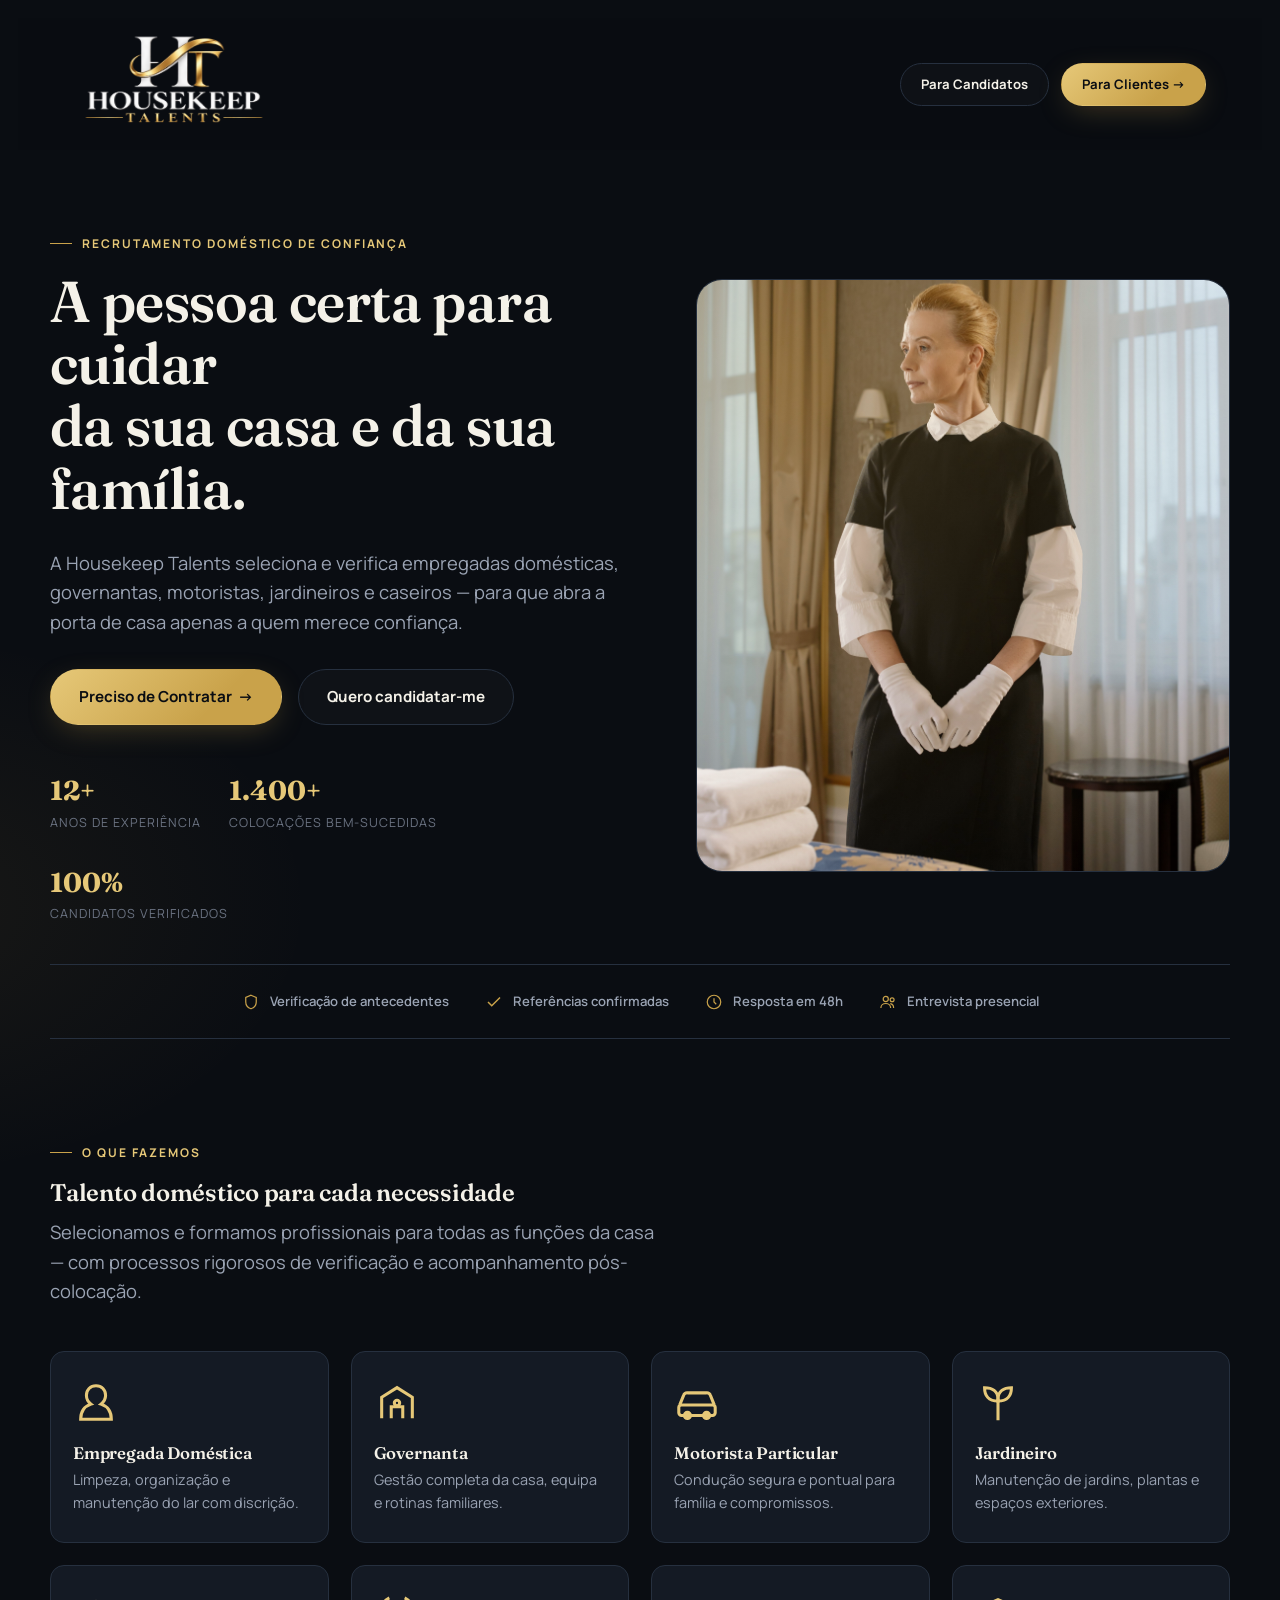
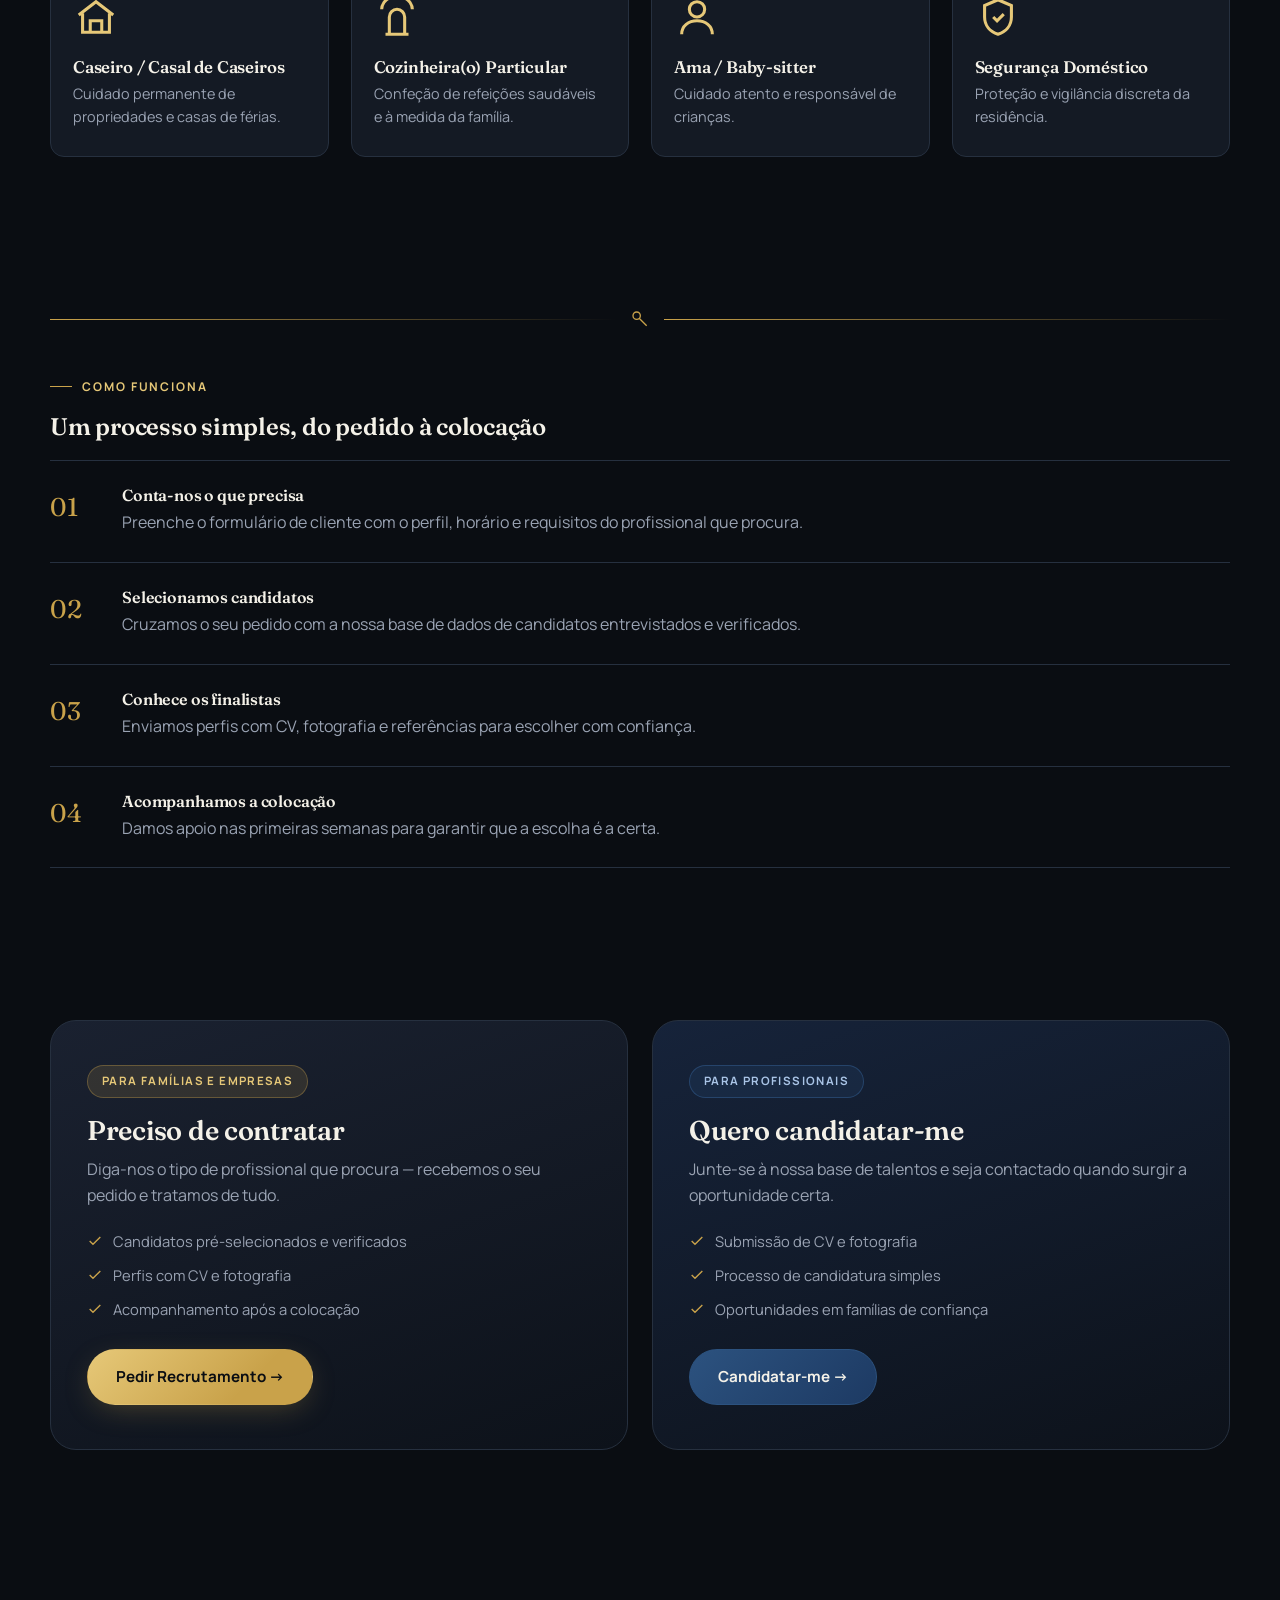
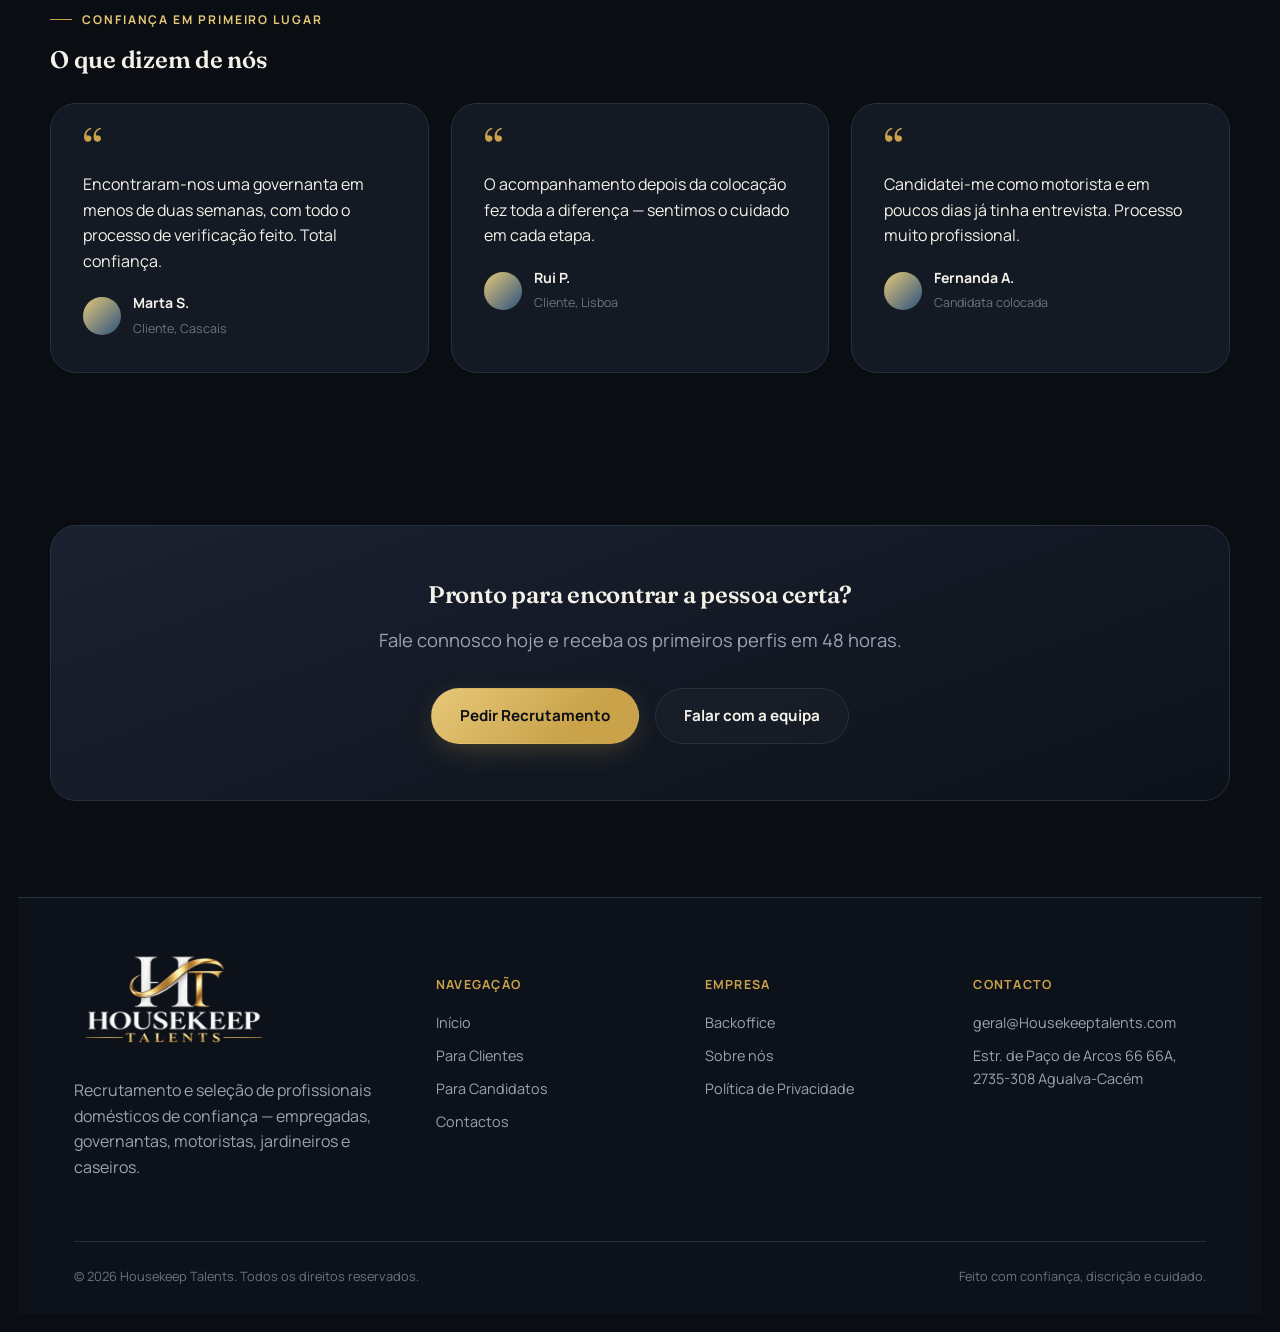
<file: index.html>
<!DOCTYPE html>
<html lang="pt">
<head>
<meta charset="UTF-8">
<meta name="viewport" content="width=device-width, initial-scale=1.0">
<title>Início · Housekeep Talents</title>
<meta name="description" content="Recrutamento e seleção de empregadas domésticas, governantas, motoristas, jardineiros e caseiros.">
<link rel="stylesheet" href="assets/css/style.css">

</head>
<body>

<nav class="nav">
  <div class="nav-inner">
    <a href="index.html" class="brand">
       <img src="assets/images/logo.png" style="width: 200px;height: 100px;">
    </a>
    <div class="nav-links">
       <div class="nav-cta-mobile">
        <a href="candidatos.html" class="btn btn-outline btn-sm nav-btn">Para Candidatos</a>
        <a href="clientes.html" class="btn btn-gold btn-sm nav-btn">Para Clientes</a>
      </div>
    </div>
    <div class="nav-cta desktop-only">
      <a href="candidatos.html" class="btn btn-outline btn-sm nav-btn">Para Candidatos</a>
      <a href="clientes.html" class="btn btn-gold btn-sm nav-btn">Para Clientes →</a>
    </div>
    <button class="nav-toggle" aria-label="Abrir menu" aria-expanded="false">
      <svg width="26" height="26" viewBox="0 0 24 24" fill="none" stroke="currentColor" stroke-width="2"><line x1="3" y1="6" x2="21" y2="6"/><line x1="3" y1="12" x2="21" y2="12"/><line x1="3" y1="18" x2="21" y2="18"/></svg>
    </button>
  </div>
</nav>


<header class="hero container">
  <div class="reveal">
    <div class="eyebrow">Recrutamento doméstico de confiança</div>
    <h1>A pessoa certa para cuidar<br>da sua casa e da sua família.</h1>
    <p class="lede">A Housekeep Talents seleciona e verifica empregadas domésticas, governantas, motoristas, jardineiros e caseiros — para que abra a porta de casa apenas a quem merece confiança.</p>
    <div class="hero-actions">
      <a href="clientes.html" class="btn btn-gold">Preciso de Contratar &nbsp;→</a>
      <a href="candidatos.html" class="btn btn-outline">Quero candidatar-me</a>
    </div>
    <div class="trust-row">
      <div class="trust-item"><strong>12+</strong><span>Anos de experiência</span></div>
      <div class="trust-item"><strong>1.400+</strong><span>Colocações bem-sucedidas</span></div>
      <div class="trust-item"><strong>100%</strong><span>Candidatos verificados</span></div>
    </div>
  </div>
  <div class="key-art reveal">
   <img src="assets/images/housekeeper.jpg">
</header>

<div class="badge-strip container reveal">
  <div class="badge"><svg viewBox="0 0 24 24" fill="none" stroke="currentColor" stroke-width="1.6"><path d="M12 3l7 3v6c0 4.5-3 7.7-7 9-4-1.3-7-4.5-7-9V6z"/></svg> Verificação de antecedentes</div>
  <div class="badge"><svg viewBox="0 0 24 24" fill="none" stroke="currentColor" stroke-width="2"><polyline points="20 6 9 17 4 12"/></svg> Referências confirmadas</div>
  <div class="badge"><svg viewBox="0 0 24 24" fill="none" stroke="currentColor" stroke-width="1.6"><circle cx="12" cy="12" r="9"/><path d="M12 7v5l3 3"/></svg> Resposta em 48h</div>
  <div class="badge"><svg viewBox="0 0 24 24" fill="none" stroke="currentColor" stroke-width="1.6"><circle cx="9" cy="8" r="3.4"/><path d="M2.5 20c0-3.6 2.9-6 6.5-6s6.5 2.4 6.5 6"/><circle cx="17.5" cy="9" r="2.6"/><path d="M15 14.2c2.6.4 4.5 2.3 4.5 5.8"/></svg> Entrevista presencial</div>
</div>

<section class="section container">
  <div class="reveal">
    <div class="eyebrow">O que fazemos</div>
    <h2>Talento doméstico para cada necessidade</h2>
    <p class="lede">Selecionamos e formamos profissionais para todas as funções da casa — com processos rigorosos de verificação e acompanhamento pós-colocação.</p>
  </div>
  <div class="grid grid-4" style="margin-top:44px;">
    
    <div class="role-card reveal">
      <div class="icon"><svg viewBox="0 0 24 24" fill="none" stroke="currentColor" stroke-width="1.6"><path d="M12 3c-3 0-5 2.2-5 5 0 2 1 3.6 2.4 4.6C6.4 13.6 4 16.2 4 20.5h16c0-4.3-2.4-6.9-5.4-7.9C15.9 11.6 17 10 17 8c0-2.8-2-5-5-5z"/></svg></div>
      <h4>Empregada Doméstica</h4>
      <p>Limpeza, organização e manutenção do lar com discrição.</p>
    </div>
    <div class="role-card reveal">
      <div class="icon"><svg viewBox="0 0 24 24" fill="none" stroke="currentColor" stroke-width="1.6"><path d="M4 20V9l8-5 8 5v11"/><path d="M9 20v-6h6v6"/><circle cx="12" cy="12" r="1.4"/></svg></div>
      <h4>Governanta</h4>
      <p>Gestão completa da casa, equipa e rotinas familiares.</p>
    </div>
    <div class="role-card reveal">
      <div class="icon"><svg viewBox="0 0 24 24" fill="none" stroke="currentColor" stroke-width="1.6"><path d="M3 13l2-5a2 2 0 0 1 2-1.3h10a2 2 0 0 1 2 1.3l2 5"/><rect x="2.5" y="13" width="19" height="5.5" rx="1.4"/><circle cx="7" cy="18.5" r="1.6"/><circle cx="17" cy="18.5" r="1.6"/></svg></div>
      <h4>Motorista Particular</h4>
      <p>Condução segura e pontual para família e compromissos.</p>
    </div>
    <div class="role-card reveal">
      <div class="icon"><svg viewBox="0 0 24 24" fill="none" stroke="currentColor" stroke-width="1.6"><path d="M12 21V10"/><path d="M12 10C12 6 9 4 5 4c0 4 2 7 7 7z"/><path d="M12 10c0-4 3-6 7-6 0 4-2 7-7 7z"/></svg></div>
      <h4>Jardineiro</h4>
      <p>Manutenção de jardins, plantas e espaços exteriores.</p>
    </div>
    <div class="role-card reveal">
      <div class="icon"><svg viewBox="0 0 24 24" fill="none" stroke="currentColor" stroke-width="1.6"><path d="M3 11l9-7 9 7"/><path d="M5 10v10h14V10"/><path d="M9 20v-6h6v6"/></svg></div>
      <h4>Caseiro / Casal de Caseiros</h4>
      <p>Cuidado permanente de propriedades e casas de férias.</p>
    </div>
    <div class="role-card reveal">
      <div class="icon"><svg viewBox="0 0 24 24" fill="none" stroke="currentColor" stroke-width="1.6"><path d="M6 21h12"/><path d="M8 21V12a4 4 0 0 1 8 0v9"/><path d="M4 8c0-2.5 1.8-5 4-6M20 8c0-2.5-1.8-5-4-6"/></svg></div>
      <h4>Cozinheira(o) Particular</h4>
      <p>Confeção de refeições saudáveis e à medida da família.</p>
    </div>
    <div class="role-card reveal">
      <div class="icon"><svg viewBox="0 0 24 24" fill="none" stroke="currentColor" stroke-width="1.6"><circle cx="12" cy="8" r="4"/><path d="M4 21c0-4.4 3.6-7 8-7s8 2.6 8 7"/></svg></div>
      <h4>Ama / Baby-sitter</h4>
      <p>Cuidado atento e responsável de crianças.</p>
    </div>
    <div class="role-card reveal">
      <div class="icon"><svg viewBox="0 0 24 24" fill="none" stroke="currentColor" stroke-width="1.6"><path d="M12 3l7 3v6c0 4.5-3 7.7-7 9-4-1.3-7-4.5-7-9V6z"/><path d="M9.5 12l2 2 3.5-3.5"/></svg></div>
      <h4>Segurança Doméstico</h4>
      <p>Proteção e vigilância discreta da residência.</p>
    </div>
  </div>
</section>

<section class="section-tight container">
  <div class="divider-key reveal">
    <span class="line"></span>
    <svg width="20" height="20" viewBox="0 0 24 24" fill="none" stroke="currentColor" stroke-width="1.6"><circle cx="8" cy="8" r="4.4"/><line x1="11" y1="11" x2="20" y2="20"/></svg>
    <span class="line"></span>
  </div>
  <div class="reveal">
    <div class="eyebrow">Como funciona</div>
    <h2>Um processo simples, do pedido à colocação</h2>
  </div>
  <div class="steps" style="margin-top:20px;">
    
    <div class="step reveal">
      <div class="step-num"></div>
      <div>
        <h4 style="margin-bottom:6px;">Conta-nos o que precisa</h4>
        <p style="margin:0;">Preenche o formulário de cliente com o perfil, horário e requisitos do profissional que procura.</p>
      </div>
    </div>
    <div class="step reveal">
      <div class="step-num"></div>
      <div>
        <h4 style="margin-bottom:6px;">Selecionamos candidatos</h4>
        <p style="margin:0;">Cruzamos o seu pedido com a nossa base de dados de candidatos entrevistados e verificados.</p>
      </div>
    </div>
    <div class="step reveal">
      <div class="step-num"></div>
      <div>
        <h4 style="margin-bottom:6px;">Conhece os finalistas</h4>
        <p style="margin:0;">Enviamos perfis com CV, fotografia e referências para escolher com confiança.</p>
      </div>
    </div>
    <div class="step reveal">
      <div class="step-num"></div>
      <div>
        <h4 style="margin-bottom:6px;">Acompanhamos a colocação</h4>
        <p style="margin:0;">Damos apoio nas primeiras semanas para garantir que a escolha é a certa.</p>
      </div>
    </div>
  </div>
</section>

<section class="section container">
  <div class="split-cta">
    <div class="path-card gold-path reveal">
      <span class="tag">Para famílias e empresas</span>
      <h3>Preciso de contratar</h3>
      <p>Diga-nos o tipo de profissional que procura — recebemos o seu pedido e tratamos de tudo.</p>
      <ul>
        <li><svg viewBox="0 0 24 24" fill="none" stroke="currentColor" stroke-width="2"><polyline points="20 6 9 17 4 12"/></svg> Candidatos pré-selecionados e verificados</li>
        <li><svg viewBox="0 0 24 24" fill="none" stroke="currentColor" stroke-width="2"><polyline points="20 6 9 17 4 12"/></svg> Perfis com CV e fotografia</li>
        <li><svg viewBox="0 0 24 24" fill="none" stroke="currentColor" stroke-width="2"><polyline points="20 6 9 17 4 12"/></svg> Acompanhamento após a colocação</li>
      </ul>
      <a href="clientes.html" class="btn btn-gold">Pedir Recrutamento →</a>
    </div>
    <div class="path-card navy-path reveal">
      <span class="tag">Para profissionais</span>
      <h3>Quero candidatar-me</h3>
      <p>Junte-se à nossa base de talentos e seja contactado quando surgir a oportunidade certa.</p>
      <ul>
        <li><svg viewBox="0 0 24 24" fill="none" stroke="currentColor" stroke-width="2"><polyline points="20 6 9 17 4 12"/></svg> Submissão de CV e fotografia</li>
        <li><svg viewBox="0 0 24 24" fill="none" stroke="currentColor" stroke-width="2"><polyline points="20 6 9 17 4 12"/></svg> Processo de candidatura simples</li>
        <li><svg viewBox="0 0 24 24" fill="none" stroke="currentColor" stroke-width="2"><polyline points="20 6 9 17 4 12"/></svg> Oportunidades em famílias de confiança</li>
      </ul>
      <a href="candidatos.html" class="btn btn-navy">Candidatar-me →</a>
    </div>
  </div>
</section>

<section class="section-tight container">
  <div class="reveal">
    <div class="eyebrow">Confiança em primeiro lugar</div>
    <h2>O que dizem de nós</h2>
  </div>
  <div class="grid grid-3" style="margin-top:30px;">
    
    <div class="testi-card reveal">
      <span class="quote-mark">“</span>
      <p>Encontraram-nos uma governanta em menos de duas semanas, com todo o processo de verificação feito. Total confiança.</p>
      <div class="testi-who"><div class="dot"></div><div><strong>Marta S.</strong><span>Cliente, Cascais</span></div></div>
    </div>
    <div class="testi-card reveal">
      <span class="quote-mark">“</span>
      <p>O acompanhamento depois da colocação fez toda a diferença — sentimos o cuidado em cada etapa.</p>
      <div class="testi-who"><div class="dot"></div><div><strong>Rui P.</strong><span>Cliente, Lisboa</span></div></div>
    </div>
    <div class="testi-card reveal">
      <span class="quote-mark">“</span>
      <p>Candidatei-me como motorista e em poucos dias já tinha entrevista. Processo muito profissional.</p>
      <div class="testi-who"><div class="dot"></div><div><strong>Fernanda A.</strong><span>Candidata colocada</span></div></div>
    </div>
  </div>
</section>

<section class="section container">
  <div class="path-card gold-path reveal" style="text-align:center; padding:56px 32px;">
    <h2 style="max-width:46ch; margin:0 auto 18px;">Pronto para encontrar a pessoa certa?</h2>
    <p class="lede" style="margin:0 auto 28px;">Fale connosco hoje e receba os primeiros perfis em 48 horas.</p>
    <div class="hero-actions" style="justify-content:center;">
      <a href="clientes.html" class="btn btn-gold">Pedir Recrutamento</a>
      <a href="contactos.html" class="btn btn-outline">Falar com a equipa</a>
    </div>
  </div>
</section>


<footer>
  <div class="container">
    <div class="footer-grid">
      <div>
        <div class="brand" style="margin-bottom:14px;">
		<a href="index.html" class="brand">
			<img src="assets/images/logo.png" style="width: 200px;height: 100px;">
		</a>
        </div>
        <p style="max-width:32ch;">Recrutamento e seleção de profissionais domésticos de confiança — empregadas, governantas, motoristas, jardineiros e caseiros.</p>
      </div>
      <div>
        <h5>Navegação</h5>
        <a href="index.html">Início</a>
        <a href="clientes.html">Para Clientes</a>
        <a href="candidatos.html">Para Candidatos</a>
        <a href="contactos.html">Contactos</a>
      </div>
      <div>
        <h5>Empresa</h5>
        <a href="https://lemon-coast-0a1bb9f10.7.azurestaticapps.net/">Backoffice</a>
        <a href="contactos.html">Sobre nós</a>
        <a href="contactos.html">Política de Privacidade</a>
      </div>
      <div>
        <h5>Contacto</h5>
        <a href="mailto:geral@Housekeeptalents.com">geral@Housekeeptalents.com</a>
        <a href="#">Estr. de Paço de Arcos 66 66A, 2735-308 Agualva-Cacém</a>
      </div>
    </div>
    <div class="footer-bottom">
      <span>© 2026 Housekeep Talents. Todos os direitos reservados.</span>
      <span>Feito com confiança, discrição e cuidado.</span>
    </div>
  </div>
</footer>

<script src="assets/js/main.js"></script>
</body>
</html>
</file>
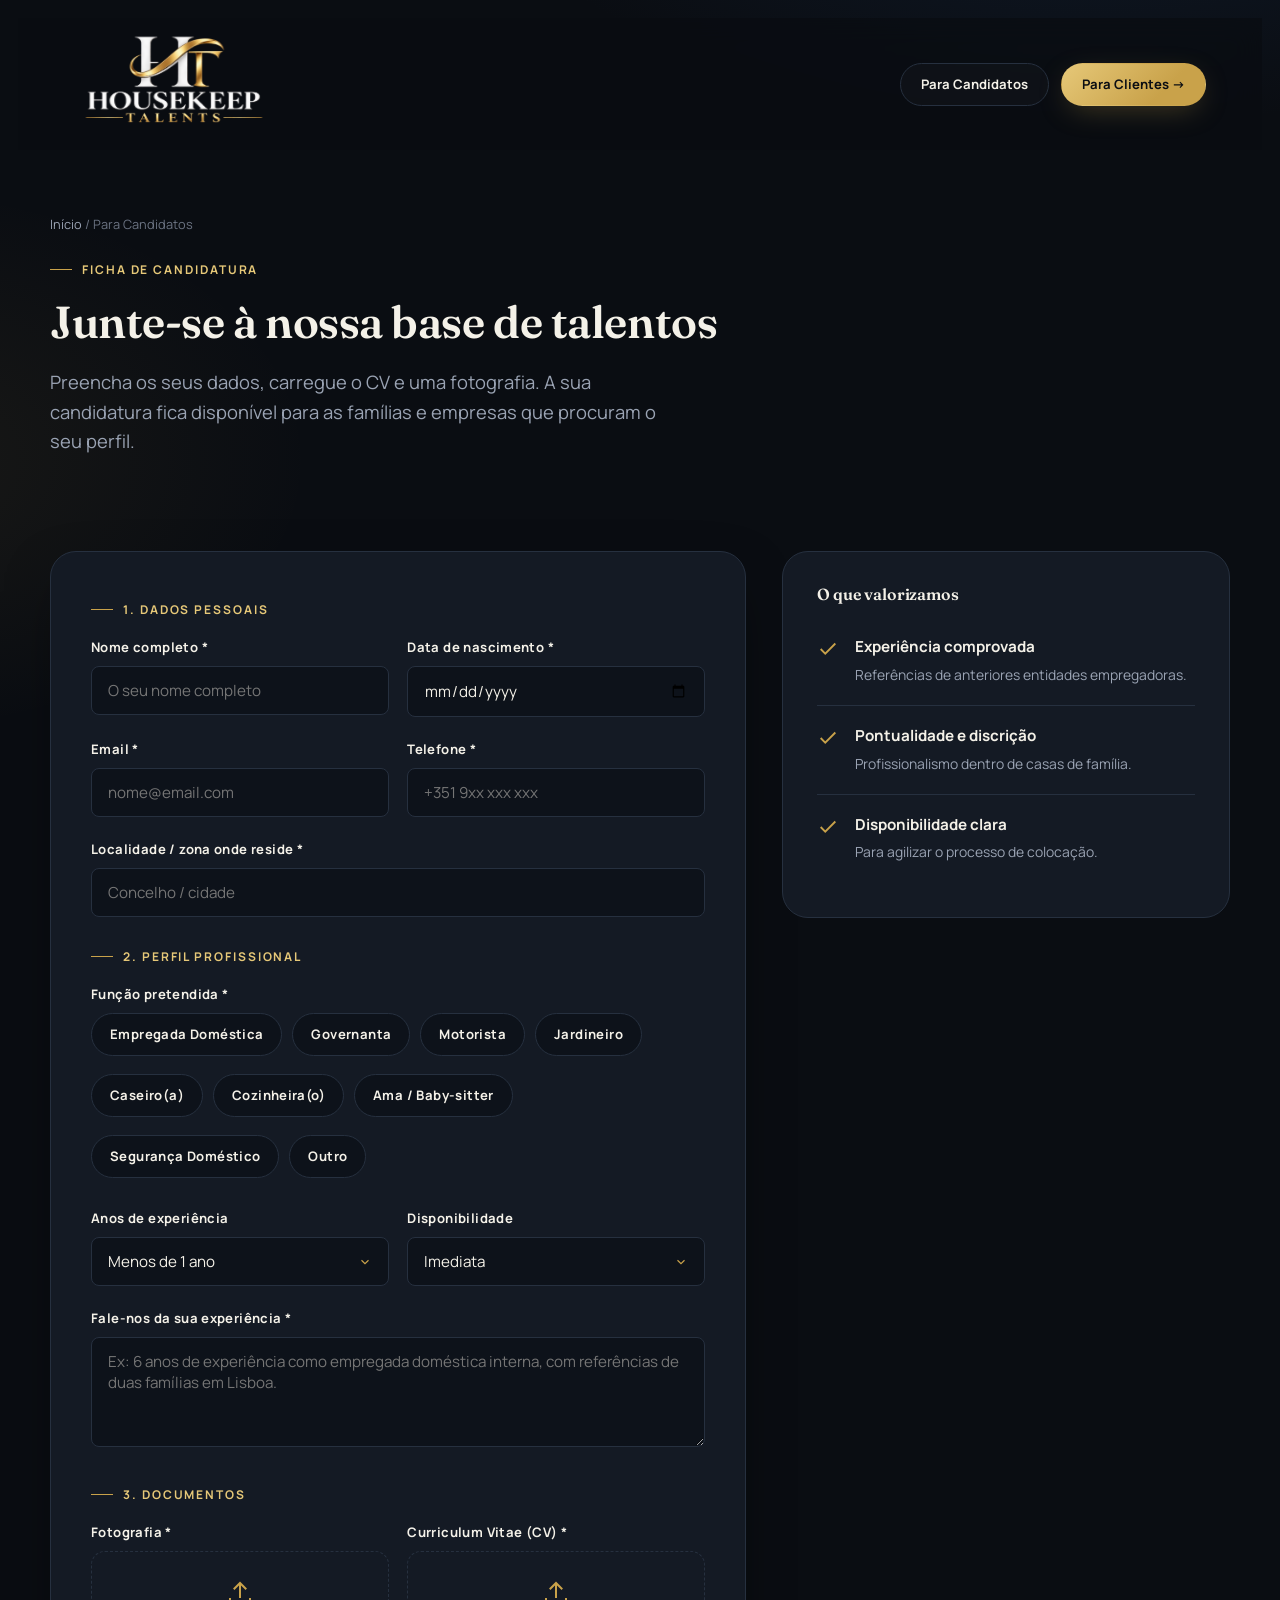
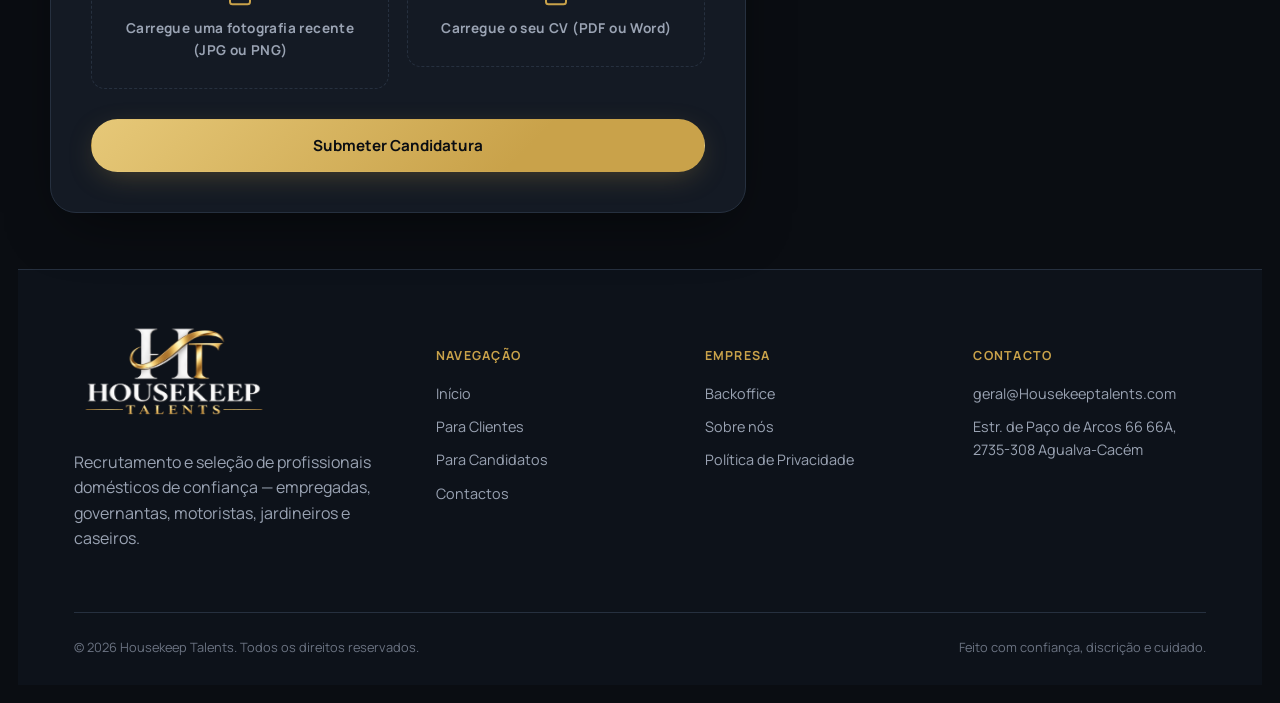
<file: candidatos.html>
<!DOCTYPE html>
<html lang="pt">
<head>
<meta charset="UTF-8">
<meta name="viewport" content="width=device-width, initial-scale=1.0">
<title>Para Candidatos · Housekeep Talents</title>
<meta name="description" content="Candidate-se para trabalhar como empregada doméstica, governanta, motorista, jardineiro ou caseiro.">
<link rel="stylesheet" href="assets/css/style.css">

</head>
<body>

<nav class="nav">
  <div class="nav-inner">
    <a href="index.html" class="brand">
       <img src="assets/images/logo.png" style="width: 200px;height: 100px;">
    </a>
    <div class="nav-links">
       <div class="nav-cta-mobile">
        <a href="candidatos.html" class="btn btn-outline btn-sm nav-btn">Para Candidatos</a>
        <a href="clientes.html" class="btn btn-gold btn-sm nav-btn">Para Clientes</a>
      </div>
    </div>
    <div class="nav-cta desktop-only">
      <a href="candidatos.html" class="btn btn-outline btn-sm nav-btn">Para Candidatos</a>
      <a href="clientes.html" class="btn btn-gold btn-sm nav-btn">Para Clientes →</a>
    </div>
    <button class="nav-toggle" aria-label="Abrir menu" aria-expanded="false">
      <svg width="26" height="26" viewBox="0 0 24 24" fill="none" stroke="currentColor" stroke-width="2"><line x1="3" y1="6" x2="21" y2="6"/><line x1="3" y1="12" x2="21" y2="12"/><line x1="3" y1="18" x2="21" y2="18"/></svg>
    </button>
  </div>
</nav>


<div class="container page-hero reveal">
  <div class="crumbs"><a href="index.html">Início</a> / Para Candidatos</div>
  <div class="eyebrow">Ficha de candidatura</div>
  <h1>Junte-se à nossa base de talentos</h1>
  <p class="lede">Preencha os seus dados, carregue o CV e uma fotografia. A sua candidatura fica disponível para as famílias e empresas que procuram o seu perfil.</p>
</div>

<section class="section-tight container">
  <div class="grid grid_Clients">
    <div class="form-shell reveal">
      <form id="form-candidato">
        <div class="eyebrow">1. Dados pessoais</div>
        <div class="row-2">
          <div class="field">
            <label for="a-nome">Nome completo *</label>
            <input type="text" id="a-nome" required placeholder="O seu nome completo">
          </div>
          <div class="field">
            <label for="a-nasc">Data de nascimento *</label>
            <input type="date" id="a-nasc" required>
          </div>
        </div>
        <div class="row-2">
          <div class="field">
            <label for="a-email">Email *</label>
            <input type="email" id="a-email" required placeholder="nome@email.com">
          </div>
          <div class="field">
            <label for="a-tel">Telefone *</label>
            <input type="tel" id="a-tel" required placeholder="+351 9xx xxx xxx">
          </div>
        </div>
        <div class="field">
          <label for="a-morada">Localidade / zona onde reside *</label>
          <input type="text" id="a-morada" required placeholder="Concelho / cidade">
        </div>

        <div class="eyebrow" style="margin-top:8px;">2. Perfil profissional</div>
        <div class="field">
          <label>Função pretendida *</label>
          <div class="chip-select" id="a-tipo">
            <label class="chip"><input type="radio" name="tipoA" value="Empregada Doméstica">Empregada Doméstica</label><label class="chip"><input type="radio" name="tipoA" value="Governanta">Governanta</label><label class="chip"><input type="radio" name="tipoA" value="Motorista">Motorista</label><label class="chip"><input type="radio" name="tipoA" value="Jardineiro">Jardineiro</label><label class="chip"><input type="radio" name="tipoA" value="Caseiro(a)">Caseiro(a)</label><label class="chip"><input type="radio" name="tipoA" value="Cozinheira(o)">Cozinheira(o)</label><label class="chip"><input type="radio" name="tipoA" value="Ama / Baby-sitter">Ama / Baby-sitter</label><label class="chip"><input type="radio" name="tipoA" value="Segurança Doméstico">Segurança Doméstico</label><label class="chip"><input type="radio" name="tipoA" value="Outro">Outro</label>
          </div>
        </div>
        <div class="row-2">
          <div class="field">
            <label for="a-exp">Anos de experiência</label>
            <select id="a-exp">
              <option>Menos de 1 ano</option>
              <option>1 a 3 anos</option>
              <option>3 a 5 anos</option>
              <option>Mais de 5 anos</option>
            </select>
          </div>
          <div class="field">
            <label for="a-disp">Disponibilidade</label>
            <select id="a-disp">
              <option>Imediata</option>
              <option>Até 2 semanas</option>
              <option>Até 1 mês</option>
              <option>A combinar</option>
            </select>
          </div>
        </div>
        <div class="field">
          <label for="a-sobre">Fale-nos da sua experiência *</label>
          <textarea id="a-sobre" required placeholder="Ex: 6 anos de experiência como empregada doméstica interna, com referências de duas famílias em Lisboa."></textarea>
        </div>

        <div class="eyebrow" style="margin-top:8px;">3. Documentos</div>
        <div class="row-2">
          <div class="field">
            <label>Fotografia *</label>
            <label class="upload-box">
              <div class="u-icon"><svg viewBox="0 0 24 24" fill="none" stroke="currentColor" stroke-width="1.6"><path d="M12 16V4"/><path d="M7 9l5-5 5 5"/><path d="M4 16v3a2 2 0 0 0 2 2h12a2 2 0 0 0 2-2v-3"/></svg></div>
              <div class="u-text">Carregue uma fotografia recente (JPG ou PNG)</div>
              <div class="u-filename"></div>
              <input type="file" id="a-foto" accept="image/*" required>
            </label>
            <div class="upload-preview"><img alt="Pré-visualização"></div>
          </div>
          <div class="field">
            <label>Curriculum Vitae (CV) *</label>
            <label class="upload-box">
              <div class="u-icon"><svg viewBox="0 0 24 24" fill="none" stroke="currentColor" stroke-width="1.6"><path d="M12 16V4"/><path d="M7 9l5-5 5 5"/><path d="M4 16v3a2 2 0 0 0 2 2h12a2 2 0 0 0 2-2v-3"/></svg></div>
              <div class="u-text">Carregue o seu CV (PDF ou Word)</div>
              <div class="u-filename"></div>
              <input type="file" id="a-cv" accept=".pdf,.doc,.docx" required>
            </label>
          </div>
        </div>

        <button type="submit" class="btn btn-gold btn-block">Submeter Candidatura</button>
        <div class="form-msg" id="a-msg"></div>
      </form>
    </div>

    <aside class="reveal">
      <div class="contact-info-card">
        <h4 style="margin-bottom:14px;">O que valorizamos</h4>
        <div class="contact-row"><span class="icn"><svg viewBox="0 0 24 24" fill="none" stroke="currentColor" stroke-width="2"><polyline points="20 6 9 17 4 12"/></svg></span><div><strong>Experiência comprovada</strong><span>Referências de anteriores entidades empregadoras.</span></div></div>
        <div class="contact-row"><span class="icn"><svg viewBox="0 0 24 24" fill="none" stroke="currentColor" stroke-width="2"><polyline points="20 6 9 17 4 12"/></svg></span><div><strong>Pontualidade e discrição</strong><span>Profissionalismo dentro de casas de família.</span></div></div>
        <div class="contact-row"><span class="icn"><svg viewBox="0 0 24 24" fill="none" stroke="currentColor" stroke-width="2"><polyline points="20 6 9 17 4 12"/></svg></span><div><strong>Disponibilidade clara</strong><span>Para agilizar o processo de colocação.</span></div></div>
      </div>
    </aside>
  </div>
</section>

<script>
document.getElementById('form-candidato').addEventListener('submit', async function(e){
  e.preventDefault();
  const tipoEl = document.querySelector('#a-tipo input[name=tipoA]:checked');
  const foto = await hkFileToDataURL(document.getElementById('a-foto').files[0]);
  const cv = await hkFileToDataURL(document.getElementById('a-cv').files[0]);
  const record = {
    nome: document.getElementById('a-nome').value,
    nascimento: document.getElementById('a-nasc').value,
    email: document.getElementById('a-email').value,
    telefone: document.getElementById('a-tel').value,
    localidade: document.getElementById('a-morada').value,
    funcao: tipoEl ? tipoEl.value : '',
    experiencia: document.getElementById('a-exp').value,
    disponibilidade: document.getElementById('a-disp').value,
    sobre: document.getElementById('a-sobre').value,
    foto: foto,
    cv: cv,
  };
  const form = this;
  const msg = document.getElementById('a-msg');
  try {
    await hkSendFormEmail('candidato', record);
    hkSaveRecord('candidatos', record);
    msg.className = 'form-msg ok';
    msg.textContent = 'Candidatura submetida com sucesso! Entraremos em contacto assim que surgir uma oportunidade compatível.';
    form.reset();
    document.querySelectorAll('#a-tipo .chip').forEach(c => c.classList.remove('checked'));
    document.querySelectorAll('.upload-preview').forEach(p => p.style.display = 'none');
    document.querySelectorAll('.u-filename').forEach(f => f.style.display = 'none');
  } catch (err) {
    msg.className = 'form-msg err';
    msg.textContent = 'Não foi possível submeter a candidatura. Por favor tente novamente.';
    console.error(err);
  }
});
</script>


<footer>
  <div class="container">
    <div class="footer-grid">
      <div>
        <div class="brand" style="margin-bottom:14px;">
		<a href="index.html" class="brand">
			<img src="assets/images/logo.png" style="width: 200px;height: 100px;">
		</a>
        </div>
        <p style="max-width:32ch;">Recrutamento e seleção de profissionais domésticos de confiança — empregadas, governantas, motoristas, jardineiros e caseiros.</p>
      </div>
      <div>
        <h5>Navegação</h5>
        <a href="index.html">Início</a>
        <a href="clientes.html">Para Clientes</a>
        <a href="candidatos.html">Para Candidatos</a>
        <a href="contactos.html">Contactos</a>
      </div>
      <div>
        <h5>Empresa</h5>
        <a href="https://lemon-coast-0a1bb9f10.7.azurestaticapps.net/">Backoffice</a>
        <a href="contactos.html">Sobre nós</a>
        <a href="contactos.html">Política de Privacidade</a>
      </div>
      <div>
        <h5>Contacto</h5>
        <a href="mailto:geral@Housekeeptalents.com">geral@Housekeeptalents.com</a>
        <a href="#">Estr. de Paço de Arcos 66 66A, 2735-308 Agualva-Cacém</a>
      </div>
    </div>
    <div class="footer-bottom">
      <span>© 2026 Housekeep Talents. Todos os direitos reservados.</span>
      <span>Feito com confiança, discrição e cuidado.</span>
    </div>
  </div>
</footer>

<script src="assets/js/main.js"></script>
</body>
</html>
</file>
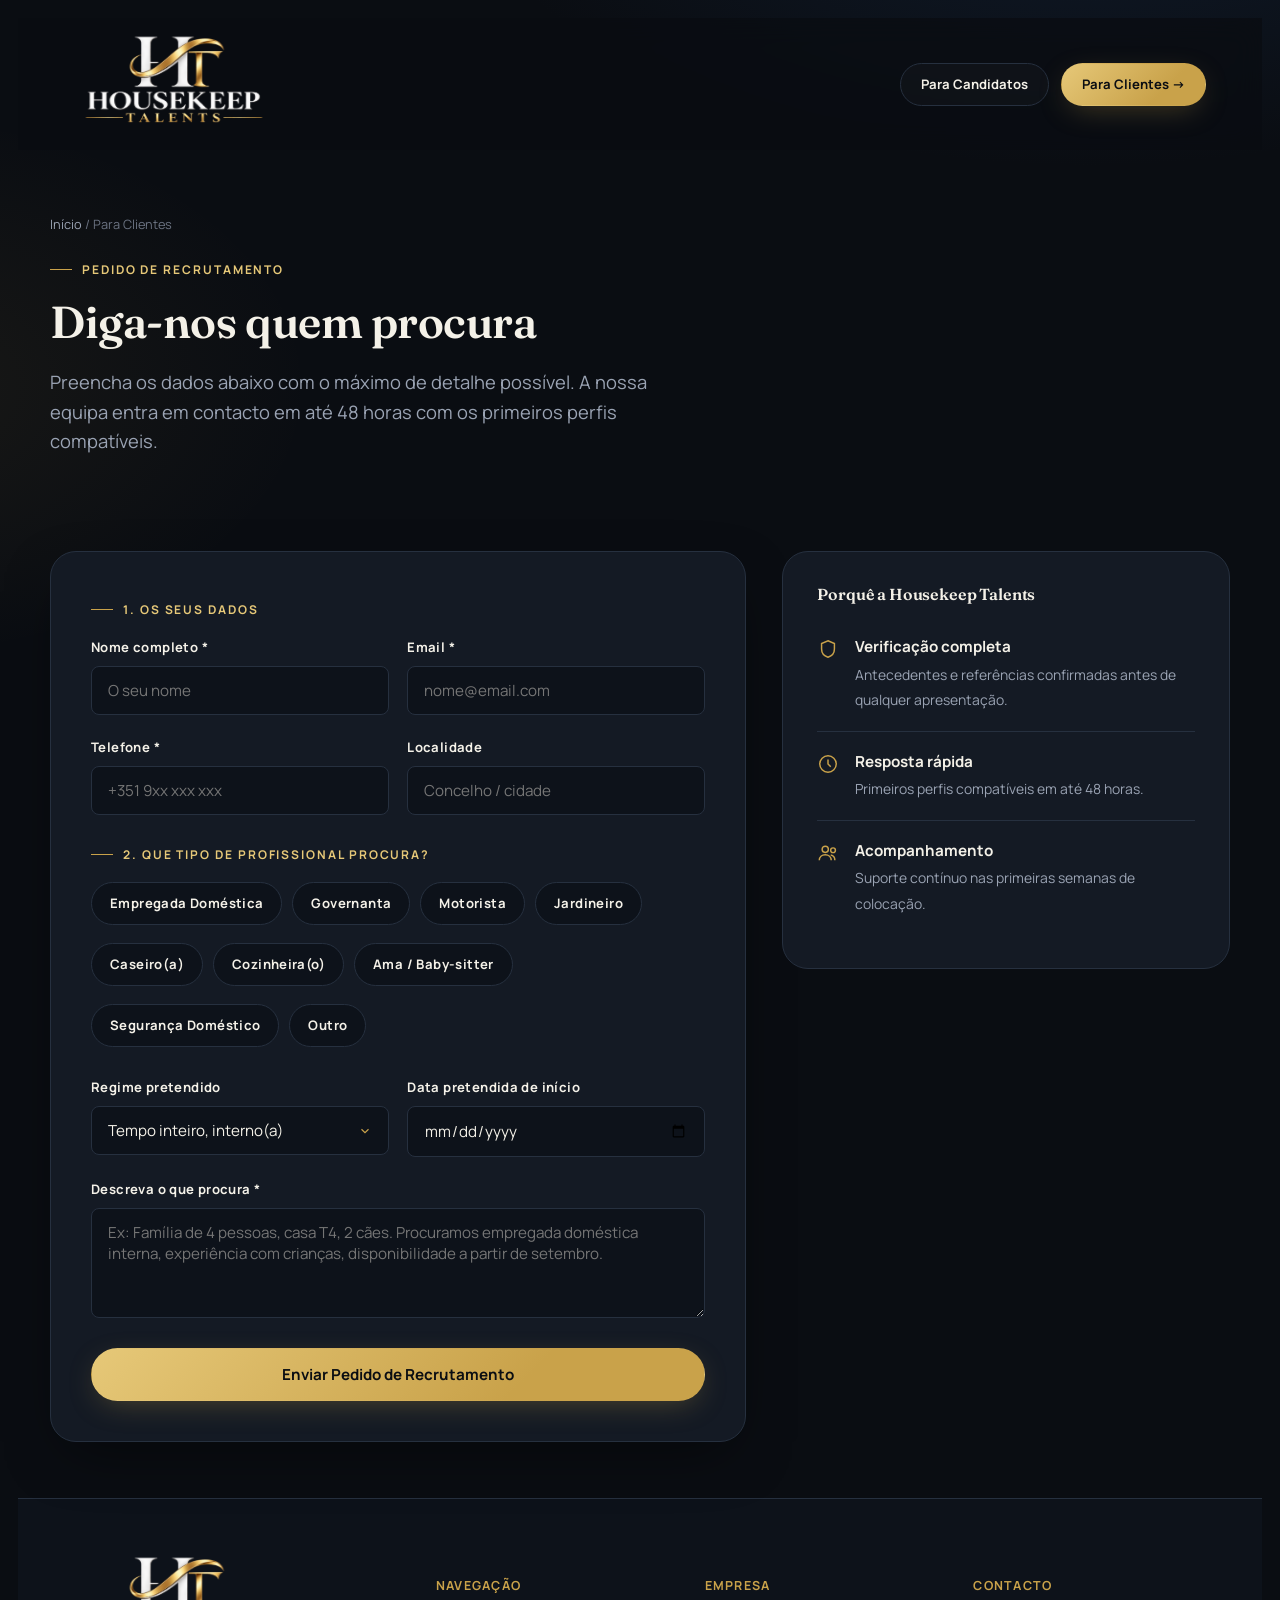
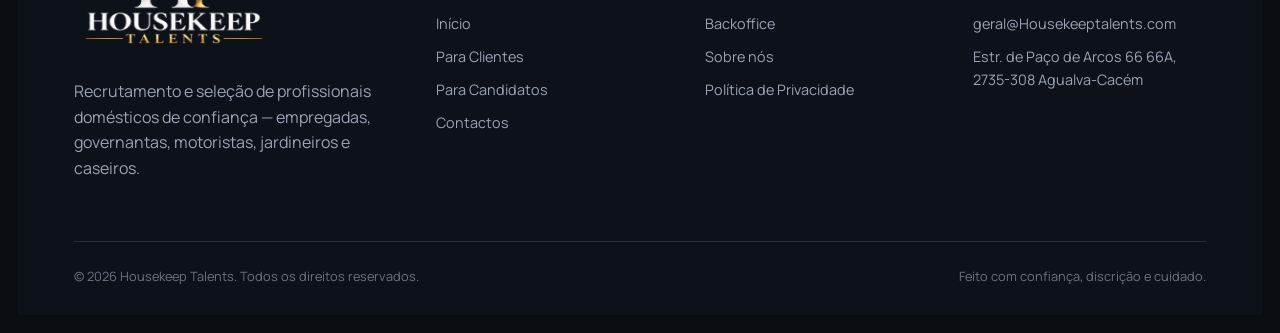
<file: clientes.html>
<!DOCTYPE html>
<html lang="pt">
<head>
<meta charset="UTF-8">
<meta name="viewport" content="width=device-width, initial-scale=1.0">
<title>Para Clientes · Housekeep Talents</title>
<meta name="description" content="Peça o recrutamento de empregadas domésticas, governantas, motoristas, jardineiros ou caseiros.">
<link rel="stylesheet" href="assets/css/style.css">

</head>
<body>

<nav class="nav">
  <div class="nav-inner">
    <a href="index.html" class="brand">
       <img src="assets/images/logo.png" style="width: 200px;height: 100px;">
    </a>
    <div class="nav-links">
       <div class="nav-cta-mobile">
        <a href="candidatos.html" class="btn btn-outline btn-sm nav-btn">Para Candidatos</a>
        <a href="clientes.html" class="btn btn-gold btn-sm nav-btn">Para Clientes</a>
      </div>
    </div>
    <div class="nav-cta desktop-only">
      <a href="candidatos.html" class="btn btn-outline btn-sm nav-btn">Para Candidatos</a>
      <a href="clientes.html" class="btn btn-gold btn-sm nav-btn">Para Clientes →</a>
    </div>
    <button class="nav-toggle" aria-label="Abrir menu" aria-expanded="false">
      <svg width="26" height="26" viewBox="0 0 24 24" fill="none" stroke="currentColor" stroke-width="2"><line x1="3" y1="6" x2="21" y2="6"/><line x1="3" y1="12" x2="21" y2="12"/><line x1="3" y1="18" x2="21" y2="18"/></svg>
    </button>
  </div>
</nav>


<div class="container page-hero reveal">
  <div class="crumbs"><a href="index.html">Início</a> / Para Clientes</div>
  <div class="eyebrow">Pedido de recrutamento</div>
  <h1>Diga-nos quem procura</h1>
  <p class="lede">Preencha os dados abaixo com o máximo de detalhe possível. A nossa equipa entra em contacto em até 48 horas com os primeiros perfis compatíveis.</p>
</div>

<section class="section-tight container">
  <div class="grid grid_Clients">
    <div class="form-shell reveal">
      <form id="form-cliente">
        <div class="eyebrow">1. Os seus dados</div>
        <div class="row-2">
          <div class="field">
            <label for="c-nome">Nome completo *</label>
            <input type="text" id="c-nome" required placeholder="O seu nome">
          </div>
          <div class="field">
            <label for="c-email">Email *</label>
            <input type="email" id="c-email" required placeholder="nome@email.com">
          </div>
        </div>
        <div class="row-2">
          <div class="field">
            <label for="c-tel">Telefone *</label>
            <input type="tel" id="c-tel" required placeholder="+351 9xx xxx xxx">
          </div>
          <div class="field">
            <label for="c-morada">Localidade</label>
            <input type="text" id="c-morada" placeholder="Concelho / cidade">
          </div>
        </div>

        <div class="eyebrow" style="margin-top:8px;">2. Que tipo de profissional procura?</div>
        <div class="field">
          <div class="chip-select" id="c-tipo">
            <label class="chip"><input type="radio" name="tipo" value="Empregada Doméstica">Empregada Doméstica</label><label class="chip"><input type="radio" name="tipo" value="Governanta">Governanta</label><label class="chip"><input type="radio" name="tipo" value="Motorista">Motorista</label><label class="chip"><input type="radio" name="tipo" value="Jardineiro">Jardineiro</label><label class="chip"><input type="radio" name="tipo" value="Caseiro(a)">Caseiro(a)</label><label class="chip"><input type="radio" name="tipo" value="Cozinheira(o)">Cozinheira(o)</label><label class="chip"><input type="radio" name="tipo" value="Ama / Baby-sitter">Ama / Baby-sitter</label><label class="chip"><input type="radio" name="tipo" value="Segurança Doméstico">Segurança Doméstico</label><label class="chip"><input type="radio" name="tipo" value="Outro">Outro</label>
          </div>
        </div>

        <div class="row-2">
          <div class="field">
            <label for="c-regime">Regime pretendido</label>
            <select id="c-regime">
              <option>Tempo inteiro, interno(a)</option>
              <option>Tempo inteiro, externo(a)</option>
              <option>Meio período</option>
              <option>Pontual / fins de semana</option>
            </select>
          </div>
          <div class="field">
            <label for="c-inicio">Data pretendida de início</label>
            <input type="date" id="c-inicio">
          </div>
        </div>

        <div class="field">
          <label for="c-detalhes">Descreva o que procura *</label>
          <textarea id="c-detalhes" required placeholder="Ex: Família de 4 pessoas, casa T4, 2 cães. Procuramos empregada doméstica interna, experiência com crianças, disponibilidade a partir de setembro."></textarea>
        </div>

        <button type="submit" class="btn btn-gold btn-block">Enviar Pedido de Recrutamento</button>
        <div class="form-msg" id="c-msg"></div>
      </form>
    </div>

    <aside class="reveal">
      <div class="contact-info-card">
        <h4 style="margin-bottom:14px;">Porquê a Housekeep Talents</h4>
        <div class="contact-row"><span class="icn"><svg viewBox="0 0 24 24" fill="none" stroke="currentColor" stroke-width="1.6"><path d="M12 3l7 3v6c0 4.5-3 7.7-7 9-4-1.3-7-4.5-7-9V6z"/></svg></span><div><strong>Verificação completa</strong><span>Antecedentes e referências confirmadas antes de qualquer apresentação.</span></div></div>
        <div class="contact-row"><span class="icn"><svg viewBox="0 0 24 24" fill="none" stroke="currentColor" stroke-width="1.6"><circle cx="12" cy="12" r="9"/><path d="M12 7v5l3 3"/></svg></span><div><strong>Resposta rápida</strong><span>Primeiros perfis compatíveis em até 48 horas.</span></div></div>
        <div class="contact-row"><span class="icn"><svg viewBox="0 0 24 24" fill="none" stroke="currentColor" stroke-width="1.6"><circle cx="9" cy="8" r="3.4"/><path d="M2.5 20c0-3.6 2.9-6 6.5-6s6.5 2.4 6.5 6"/><circle cx="17.5" cy="9" r="2.6"/><path d="M15 14.2c2.6.4 4.5 2.3 4.5 5.8"/></svg></span><div><strong>Acompanhamento</strong><span>Suporte contínuo nas primeiras semanas de colocação.</span></div></div>
      </div>
    </aside>
  </div>
</section>

<script>
document.getElementById('form-cliente').addEventListener('submit', async function(e){
  e.preventDefault();
  const tipoEl = document.querySelector('#c-tipo input[name=tipo]:checked');
  const record = {
    nome: document.getElementById('c-nome').value,
    email: document.getElementById('c-email').value,
    telefone: document.getElementById('c-tel').value,
    localidade: document.getElementById('c-morada').value,
    tipoProfissional: tipoEl ? tipoEl.value : '',
    regime: document.getElementById('c-regime').value,
    dataInicio: document.getElementById('c-inicio').value,
    detalhes: document.getElementById('c-detalhes').value,
  };
  const form = this;
  const msg = document.getElementById('c-msg');
  try {
    await hkSendFormEmail('cliente', record);
    hkSaveRecord('clientes', record);
    msg.className = 'form-msg ok';
    msg.textContent = 'Pedido recebido! A nossa equipa entra em contacto em breve.';
    form.reset();
    document.querySelectorAll('#c-tipo .chip').forEach(c => c.classList.remove('checked'));
  } catch (err) {
    msg.className = 'form-msg err';
    msg.textContent = 'Não foi possível enviar o pedido. Por favor tente novamente.';
    console.error(err);
  }
});
</script>


<footer>
  <div class="container">
    <div class="footer-grid">
      <div>
        <div class="brand" style="margin-bottom:14px;">
		<a href="index.html" class="brand">
			<img src="assets/images/logo.png" style="width: 200px;height: 100px;">
		</a>
        </div>
        <p style="max-width:32ch;">Recrutamento e seleção de profissionais domésticos de confiança — empregadas, governantas, motoristas, jardineiros e caseiros.</p>
      </div>
      <div>
        <h5>Navegação</h5>
        <a href="index.html">Início</a>
        <a href="clientes.html">Para Clientes</a>
        <a href="candidatos.html">Para Candidatos</a>
        <a href="contactos.html">Contactos</a>
      </div>
      <div>
        <h5>Empresa</h5>
        <a href="https://lemon-coast-0a1bb9f10.7.azurestaticapps.net/">Backoffice</a>
        <a href="contactos.html">Sobre nós</a>
        <a href="contactos.html">Política de Privacidade</a>
      </div>
      <div>
        <h5>Contacto</h5>
        <a href="mailto:geral@Housekeeptalents.com">geral@Housekeeptalents.com</a>
        <a href="#">Estr. de Paço de Arcos 66 66A, 2735-308 Agualva-Cacém</a>
      </div>
    </div>
    <div class="footer-bottom">
      <span>© 2026 Housekeep Talents. Todos os direitos reservados.</span>
      <span>Feito com confiança, discrição e cuidado.</span>
    </div>
  </div>
</footer>

<script src="assets/js/main.js"></script>
</body>
</html>
</file>
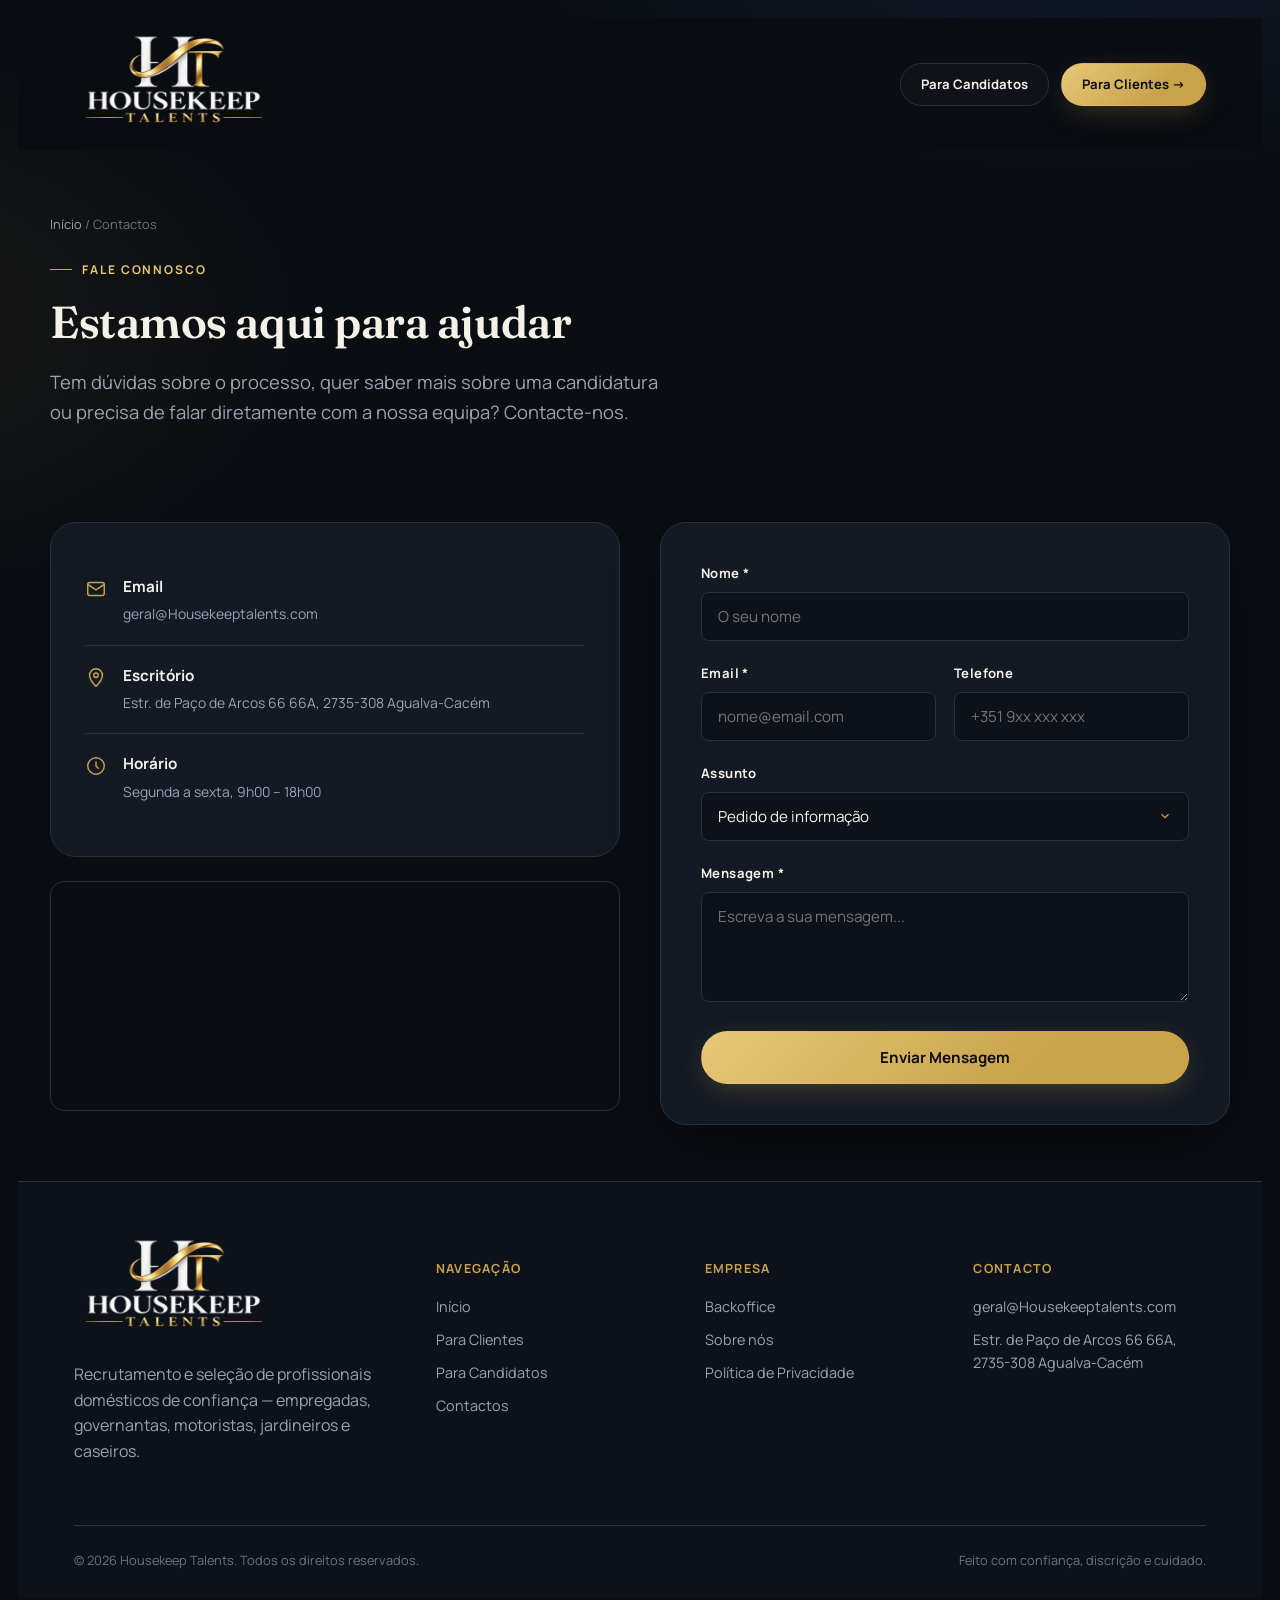
<file: contactos.html>
<!DOCTYPE html>
<html lang="pt">
	<head>
		<meta charset="UTF-8">
			<meta name="viewport" content="width=device-width, initial-scale=1.0">
				<title>Contactos · Housekeep Talents</title>
				<meta name="description" content="Contacte a Housekeep Talents por telefone, email ou formulário.">
					<link rel="stylesheet" href="assets/css/style.css">
					</head>
					<body>
						<nav class="nav">
							<div class="nav-inner">
								<a href="index.html" class="brand">
									<img src="assets/images/logo.png" style="width: 200px;height: 100px;">
									</a>
									<div class="nav-links">
										<div class="nav-cta-mobile">
											<a href="candidatos.html" class="btn btn-outline btn-sm nav-btn">Para Candidatos</a>
											<a href="clientes.html" class="btn btn-gold btn-sm nav-btn">Para Clientes</a>
										</div>
									</div>
									<div class="nav-cta desktop-only">
										<a href="candidatos.html" class="btn btn-outline btn-sm nav-btn">Para Candidatos</a>
										<a href="clientes.html" class="btn btn-gold btn-sm nav-btn">Para Clientes →</a>
									</div>
									<button class="nav-toggle" aria-label="Abrir menu" aria-expanded="false">
										<svg width="26" height="26" viewBox="0 0 24 24" fill="none" stroke="currentColor" stroke-width="2">
											<line x1="3" y1="6" x2="21" y2="6"/>
											<line x1="3" y1="12" x2="21" y2="12"/>
											<line x1="3" y1="18" x2="21" y2="18"/>
										</svg>
									</button>
								</div>
							</nav>
							<div class="container page-hero reveal">
								<div class="crumbs">
									<a href="index.html">Início</a> / Contactos
								</div>
								<div class="eyebrow">Fale connosco</div>
								<h1>Estamos aqui para ajudar</h1>
								<p class="lede">Tem dúvidas sobre o processo, quer saber mais sobre uma candidatura ou precisa de falar diretamente com a nossa equipa? Contacte-nos.</p>
							</div>
							<section class="section-tight container">
								<div class="contact-grid">
									<div class="reveal">
										<div class="contact-info-card">
											<div class="contact-row">
												<span class="icn">
													<svg viewBox="0 0 24 24" fill="none" stroke="currentColor" stroke-width="1.6">
														<rect x="3" y="5" width="18" height="14" rx="2"/>
														<path d="M3 7l9 6 9-6"/>
													</svg>
												</span>
												<div>
													<strong>Email</strong>
													<span>geral@Housekeeptalents.com</span>
												</div>
											</div>
											<div class="contact-row">
												<span class="icn">
													<svg viewBox="0 0 24 24" fill="none" stroke="currentColor" stroke-width="1.6">
														<path d="M12 21s7-6.5 7-12a7 7 0 0 0-14 0c0 5.5 7 12 7 12z"/>
														<circle cx="12" cy="9" r="2.4"/>
													</svg>
												</span>
												<div>
													<strong>Escritório</strong>
													<span>Estr. de Paço de Arcos 66 66A, 2735-308 Agualva-Cacém</span>
												</div>
											</div>
											<div class="contact-row">
												<span class="icn">
													<svg viewBox="0 0 24 24" fill="none" stroke="currentColor" stroke-width="1.6">
														<circle cx="12" cy="12" r="9"/>
														<path d="M12 7v5l3 3"/>
													</svg>
												</span>
												<div>
													<strong>Horário</strong>
													<span>Segunda a sexta, 9h00 – 18h00</span>
												</div>
											</div>
										</div>
										<div class="map-frame">
											<iframe src="https://www.google.com/maps/embed?pb=!1m18!1m12!1m3!1d3110.9699526329564!2d-9.308487723708708!3d38.76439317175267!2m3!1f0!2f0!3f0!3m2!1i1024!2i768!4f13.1!3m3!1m2!1s0xd1ece3f3270f99b%3A0xe2e3d1ead158e655!2sBelaVista%20Office%20-%20Sintra!5e0!3m2!1spt-PT!2spt!4v1788259011670!5m2!1spt-PT!2spt" width="600" height="450" style="border:0;" allowfullscreen="" loading="lazy" referrerpolicy="strict-origin-when-cross-origin"></iframe>										
										 </div>
									</div>
									<div class="form-shell reveal">
										<form id="form-contacto">
											<div class="field">
												<label for="k-nome">Nome *</label>
												<input type="text" id="k-nome" required placeholder="O seu nome">
												</div>
												<div class="row-2">
													<div class="field">
														<label for="k-email">Email *</label>
														<input type="email" id="k-email" required placeholder="nome@email.com">
														</div>
														<div class="field">
															<label for="k-tel">Telefone</label>
															<input type="tel" id="k-tel" placeholder="+351 9xx xxx xxx">
															</div>
														</div>
														<div class="field">
															<label for="k-assunto">Assunto</label>
															<select id="k-assunto">
																<option>Pedido de informação</option>
																<option>Dúvida sobre candidatura</option>
																<option>Dúvida sobre pedido de recrutamento</option>
																<option>Outro</option>
															</select>
														</div>
														<div class="field">
															<label for="k-msg">Mensagem *</label>
															<textarea id="k-msg" required placeholder="Escreva a sua mensagem..."></textarea>
														</div>
														<button type="submit" class="btn btn-gold btn-block">Enviar Mensagem</button>
														<div class="form-msg" id="k-feedback"></div>
													</form>
												</div>
											</div>
										</section>
										<script>
document.getElementById('form-contacto').addEventListener('submit', async function(e){
  e.preventDefault();
  const form = this;
  const msg = document.getElementById('k-feedback');
  const data = {
    nome: document.getElementById('k-nome').value,
    email: document.getElementById('k-email').value,
    telefone: document.getElementById('k-tel').value,
    assunto: document.getElementById('k-assunto').value,
    mensagem: document.getElementById('k-msg').value
  };
  try {
    await hkSendFormEmail('contacto', data);
    msg.className = 'form-msg ok';
    msg.textContent = 'Mensagem enviada! Responderemos o mais brevemente possível.';
    form.reset();
  } catch (err) {
    msg.className = 'form-msg err';
    msg.textContent = 'Não foi possível enviar a mensagem. Por favor tente novamente.';
    console.error(err);
  }
});
</script>
<footer>
  <div class="container">
    <div class="footer-grid">
      <div>
        <div class="brand" style="margin-bottom:14px;">
		<a href="index.html" class="brand">
			<img src="assets/images/logo.png" style="width: 200px;height: 100px;">
		</a>
        </div>
        <p style="max-width:32ch;">Recrutamento e seleção de profissionais domésticos de confiança — empregadas, governantas, motoristas, jardineiros e caseiros.</p>
      </div>
      <div>
        <h5>Navegação</h5>
        <a href="index.html">Início</a>
        <a href="clientes.html">Para Clientes</a>
        <a href="candidatos.html">Para Candidatos</a>
        <a href="contactos.html">Contactos</a>
      </div>
      <div>
        <h5>Empresa</h5>
        <a href="https://lemon-coast-0a1bb9f10.7.azurestaticapps.net/">Backoffice</a>
        <a href="contactos.html">Sobre nós</a>
        <a href="contactos.html">Política de Privacidade</a>
      </div>
      <div>
        <h5>Contacto</h5>
        <a href="mailto:geral@Housekeeptalents.com">geral@Housekeeptalents.com</a>
        <a href="#">Estr. de Paço de Arcos 66 66A, 2735-308 Agualva-Cacém</a>
      </div>
    </div>
    <div class="footer-bottom">
      <span>© 2026 Housekeep Talents. Todos os direitos reservados.</span>
      <span>Feito com confiança, discrição e cuidado.</span>
    </div>
  </div>
</footer>
											<script src="assets/js/main.js"></script>
										</body>
									</html>
</file>
<file: assets/css/style.css>
/* =========================================================
   Housekeep TALENTS — Design System
   Palette: near-black ground, antique gold signature,
   deep navy secondary, warm white text.
   Display: Fraunces (serif, warm/trustworthy)
   Body/UI: Manrope
   ========================================================= */

@import url('https://fonts.googleapis.com/css2?family=Fraunces:opsz,wght@9..144,400;9..144,500;9..144,600;9..144,700&family=Manrope:wght@400;500;600;700;800&display=swap');

:root{
  --bg: #0a0d12;
  --bg-alt: #0d121a;
  --surface: #141a24;
  --surface-2: #1a2130;
  --line: #26303f;

  --gold: #c9a24a;
  --gold-bright: #e6c878;
  --gold-dim: #8a7238;

  --navy: #1d3a63;
  --navy-light: #2c527f;
  --navy-glow: #3a6ba8;

  --white: #f4f1e8;
  --muted: #9aa3b3;
  --muted-2: #6b7382;

  --ink: #0a0d12;

  --radius: 14px;
  --radius-sm: 8px;
  --radius-lg: 26px;

  --ease: cubic-bezier(.22,1,.36,1);
  --shadow-gold: 0 8px 30px -8px rgba(201,162,74,.35);
  --shadow-soft: 0 20px 60px -20px rgba(0,0,0,.6);
}

*{box-sizing:border-box;}
html{scroll-behavior:smooth; overflow-x:hidden;}
body{overflow-x:hidden;}
/* Safety net: an inline <svg> with no width/height and no sizing rule falls
   back to the browser default (300x150px) and blows out any layout it sits
   in. Every icon wrapper below gets an explicit size; this is the fallback
   for anything missed. */
svg{max-width:100%;}
body{
  padding:18px; 
  margin:0;
  background:
    radial-gradient(1100px 600px at 85% -10%, rgba(29,58,99,.35), transparent 60%),
    radial-gradient(800px 500px at -10% 20%, rgba(201,162,74,.08), transparent 55%),
    var(--bg);
  color:var(--white);
  font-family:'Manrope',sans-serif;
  line-height:1.6;
  -webkit-font-smoothing:antialiased;
}
h1,h2,h3,h4,.font-display{
  font-family:'Fraunces',serif;
  font-weight:600;
  line-height:1.08;
  letter-spacing:-.01em;
  color:var(--white);
  margin:0 0 .5em;
}
p{color:var(--muted); margin:0 0 1em;}
a{color:inherit; text-decoration:none;}
img{max-width:100%; display:block;}
ul{list-style:none; margin:0; padding:0;}
::selection{background:var(--gold); color:var(--ink);}

.container{max-width:1180px; margin:0 auto; padding:0 24px;}
.section{padding:96px 0;}
.section-tight{padding:56px 0;}
@media(max-width:720px){
  .section{padding:64px 0;}
  .section-tight{padding:40px 0;}
}

.eyebrow{
  display:inline-flex; align-items:center; gap:10px;
  font-family:'Manrope',sans-serif;
  font-size:.75rem; font-weight:700; letter-spacing:.16em; text-transform:uppercase;
  color:var(--gold-bright);
  margin-bottom:18px;
}
.eyebrow::before{
  content:''; width:22px; height:1px; background:var(--gold);
}

.lede{font-size:1.15rem; max-width:56ch;}

/* ---------- Buttons ---------- */
.btn{
  position:relative;
  display:inline-flex; align-items:center; justify-content:center; gap:10px;
  padding:15px 28px;
  border-radius:999px;
  font-family:'Manrope',sans-serif;
  font-weight:700; font-size:.95rem;
  cursor:pointer; border:1px solid transparent;
  transition:transform .35s var(--ease), box-shadow .35s var(--ease), background .35s var(--ease), border-color .35s var(--ease), color .35s var(--ease);
  overflow:hidden;
  isolation:isolate;
  white-space:nowrap;
}
.btn:active{transform:scale(.97);}
.btn-gold{
  background:linear-gradient(135deg, var(--gold-bright), var(--gold) 70%);
  color:var(--ink);
  box-shadow:var(--shadow-gold);
}
.btn-gold::after{
  content:''; position:absolute; inset:0; z-index:-1;
  background:linear-gradient(135deg,#fff, var(--gold-bright));
  opacity:0; transition:opacity .35s var(--ease);
}
.btn-gold:hover::after{opacity:1;}
.btn-gold:hover{transform:translateY(-3px); box-shadow:0 14px 34px -8px rgba(201,162,74,.55);}

.btn-outline{
  border-color:var(--line);
  color:var(--white);
  background:rgba(255,255,255,.02);
}
.btn-outline:hover{
  border-color:var(--gold);
  color:var(--gold-bright);
  transform:translateY(-3px);
  background:rgba(201,162,74,.06);
}

.btn-navy{
  background:linear-gradient(135deg, var(--navy-light), var(--navy));
  color:var(--white);
  border-color:var(--navy-light);
}
.btn-navy:hover{transform:translateY(-3px); box-shadow:0 14px 34px -10px rgba(44,82,127,.6);}

.btn-sm{padding:10px 18px; font-size:.82rem;}
.btn-block{width:100%;}

/* Links with signature gold underline sweep */
.link-sweep{
  position:relative; font-weight:600; color:var(--white);
  padding-bottom:2px;
  transition:color .3s var(--ease);
}
.link-sweep::after{
  content:''; position:absolute; left:0; bottom:0; height:1px; width:100%;
  background:var(--gold);
  transform:scaleX(0); transform-origin:right;
  transition:transform .4s var(--ease);
}
.link-sweep:hover{color:var(--gold-bright);}
.link-sweep:hover::after{transform:scaleX(1); transform-origin:left;}

/* ---------- Nav ---------- */
.nav{
  position:sticky; top:0; z-index:100;
  backdrop-filter:blur(14px);
  background:rgba(10,13,18,.75);
  // border-bottom:1px solid var(--line);
}
.nav-inner{
  display:flex; align-items:center; justify-content:space-between;
  padding:16px 24px; max-width:1180px; margin:0 auto;
}
.brand{
  display:flex; align-items:center; gap:10px;
  font-family:'Fraunces',serif; font-weight:600; font-size:1.15rem; color:var(--white);
}
.brand-mark{width:32px; height:32px; flex:none; filter:drop-shadow(0 2px 6px rgba(201,162,74,.25));}
.brand small{display:block; font-family:'Manrope'; font-weight:600; font-size:.6rem; letter-spacing:.14em; color:var(--gold); text-transform:uppercase;}

.nav-btn{padding:10px 20px; font-size:.82rem;}

.nav-links{display:flex; align-items:center; gap:34px;}
.nav-links a{font-size:.92rem; font-weight:600; color:white; transition:color .3s var(--ease); white-space:nowrap;}
.nav-links a:hover, .nav-links a.active{color:var(--gold-bright);}
.nav-cta{display:flex; align-items:center; gap:12px;}
.nav-toggle{display:none; background:none; border:none; color:var(--white); cursor:pointer; padding:6px;}

/* Mobile-only CTA buttons rendered inside the slide-out nav panel.
   Hidden by default so they never leak into the desktop header row. */
.nav-cta-mobile{display:none;}

@media(max-width:900px){
  .nav-links{
    position:fixed; inset:70px 0 0 0; height:calc(100vh - 70px);
    background:var(--bg); flex-direction:column; align-items:flex-start; justify-content:flex-start;
    padding:32px 24px; gap:22px; transform:translateX(100%);
    transition:transform .4s var(--ease);
  }
  .nav-links.open{transform:translateX(0);}
  .nav-links a{font-size:1.15rem;}
  .nav-cta.desktop-only{display:none;}
  .nav-cta-mobile{display:flex; gap:12px; margin-top:10px; width:100%;}
  .nav-cta-mobile a{flex:1; white-space:nowrap;}
  .nav-toggle{display:block;}
}
.desktop-only{display:flex;}

/* ---------- Hero ---------- */
.hero{
  padding:76px 0 40px;
  display:grid; grid-template-columns:1.05fr .95fr; gap:56px; align-items:center;
}
@media(max-width:940px){ .hero{grid-template-columns:1fr; padding:48px 0 24px;} }

.hero h1{font-size:clamp(2.3rem, 4.6vw, 3.6rem);}
.hero-actions{display:flex; gap:16px; flex-wrap:wrap; margin-top:32px;}
.trust-row{display:flex; gap:28px; margin-top:44px; flex-wrap:wrap;}
.trust-item{display:flex; flex-direction:column;}
.trust-item strong{font-family:'Fraunces',serif; font-size:1.7rem; color:var(--gold-bright);}
.trust-item span{font-size:.78rem; color:var(--muted-2); text-transform:uppercase; letter-spacing:.08em;}

/* Signature: gold "key" motif art */
@media(max-width:940px){ .key-art{
	height:100%;
} }
.key-art{
  position:relative; aspect-ratio:0.9; border-radius:var(--radius-lg);
  background:linear-gradient(155deg, var(--surface), var(--bg-alt));
  border:1px solid var(--line);
  overflow:hidden;
  display:flex; align-items:center; justify-content:center;}
  height:550px;
  
.key-art svg{width:78%; height:78%;}
.key-art::before{
  content:''; position:absolute; inset:-40%;
  background:radial-gradient(circle at 30% 30%, rgba(201,162,74,.25), transparent 60%);
  animation:drift 12s ease-in-out infinite alternate;
}
@keyframes drift{ from{transform:translate(-4%,-2%) rotate(0deg);} to{transform:translate(4%,4%) rotate(6deg);} }
.key-ring{stroke:var(--gold); fill:none; stroke-width:2.4;}
.key-teeth{stroke:var(--gold-bright); fill:none; stroke-width:2.4;}
.key-art .orbit{
  position:absolute; inset:0; border-radius:50%; border:1px dashed rgba(201,162,74,.25);
  animation:spin 40s linear infinite;
}
@keyframes spin{to{transform:rotate(360deg);}}

/* thin gold divider used as a section signature */
.divider-key{
  display:flex; align-items:center; gap:14px; margin:0 0 40px; color:var(--gold);
}
.divider-key .line{flex:1; height:1px; background:linear-gradient(90deg, var(--gold), transparent);}
.divider-key svg{flex:none;}

/* ---------- Cards / role grid ---------- */
.grid{display:grid; gap:22px;}
.grid-4{grid-template-columns:repeat(4,1fr);}
.grid-3{grid-template-columns:repeat(3,1fr);}
.grid-2{grid-template-columns:repeat(2,1fr);}
@media(max-width:940px){ .grid-4{grid-template-columns:repeat(2,1fr);} .grid-3{grid-template-columns:repeat(2,1fr);} }
@media(max-width:600px){ .grid-4,.grid-3,.grid-2{grid-template-columns:1fr;} }

.role-card{
  position:relative;
  padding:28px 22px;
  background:var(--surface);
  border:1px solid var(--line);
  border-radius:var(--radius);
  transition:transform .4s var(--ease), border-color .4s var(--ease), background .4s var(--ease);
  cursor:default;
  overflow:hidden;
}
.role-card::before{
  content:''; position:absolute; top:-30%; right:-30%; width:60%; height:60%;
  background:radial-gradient(circle, rgba(201,162,74,.16), transparent 70%);
  opacity:0; transition:opacity .4s var(--ease);
}
.role-card:hover{transform:translateY(-6px); border-color:var(--gold-dim); background:var(--surface-2);}
.role-card:hover::before{opacity:1;}
.role-card .icon{
  width:46px; height:46px; margin-bottom:18px; color:var(--gold-bright);
  transition:transform .5s var(--ease);
}
.role-card .icon svg{width:100%; height:100%; display:block;}
.role-card:hover .icon{transform:rotate(-8deg) scale(1.08);}
.role-card h4{font-size:1.05rem; margin-bottom:6px;}
.role-card p{font-size:.9rem; margin:0;}

/* ---------- Steps ---------- */
.steps{counter-reset:step;}
.step{
  display:flex; gap:20px; padding:26px 0; border-top:1px solid var(--line);
}
.step:last-child{border-bottom:1px solid var(--line);}
.step-num{
  counter-increment:step; font-family:'Fraunces',serif; font-size:1.6rem; color:var(--gold);
  flex:none; width:52px;
}
.step-num::before{content: counter(step, decimal-leading-zero);}

/* ---------- Split CTA (clientes / candidatos) ---------- */
.split-cta{display:grid; grid-template-columns:1fr 1fr; gap:24px;}
@media(max-width:800px){ .split-cta{grid-template-columns:1fr;} }
.path-card{
  position:relative; border-radius:var(--radius-lg); padding:44px 36px; overflow:hidden;
  border:1px solid var(--line);
  transition:transform .45s var(--ease), box-shadow .45s var(--ease);
}
.path-card:hover{transform:translateY(-8px);}
.path-card.gold-path{background:linear-gradient(160deg, #1a2130, var(--bg-alt));}
.path-card.gold-path:hover{box-shadow:0 24px 60px -18px rgba(201,162,74,.3);}
.path-card.navy-path{background:linear-gradient(160deg, #16233a, var(--bg-alt));}
.path-card.navy-path:hover{box-shadow:0 24px 60px -18px rgba(44,82,127,.4);}
.path-card .tag{
  display:inline-block; font-size:.72rem; font-weight:700; letter-spacing:.12em; text-transform:uppercase;
  padding:6px 14px; border-radius:999px; margin-bottom:18px;
}
.gold-path .tag{background:rgba(201,162,74,.15); color:var(--gold-bright); border:1px solid rgba(201,162,74,.35);}
.navy-path .tag{background:rgba(44,82,127,.2); color:#a9c4e6; border:1px solid rgba(58,107,168,.4);}
.path-card h3{font-size:1.7rem; margin-bottom:12px;}
.path-card ul{margin:22px 0 28px; display:flex; flex-direction:column; gap:10px;}
.path-card li{display:flex; gap:10px; font-size:.92rem; color:var(--muted);}
.path-card li svg{flex:none; width:16px; height:16px; color:var(--gold); margin-top:3px; display:block;}

/* ---------- Footer ---------- */
footer{border-top:1px solid var(--line); padding:56px 0 28px; background:var(--bg-alt);}
.footer-grid{display:grid; grid-template-columns:1.4fr 1fr 1fr 1fr; gap:36px;}
@media(max-width:800px){ .footer-grid{grid-template-columns:1fr 1fr;} }
@media(max-width:520px){ .footer-grid{grid-template-columns:1fr;} }
.footer-grid h5{font-size:.78rem; letter-spacing:.1em; text-transform:uppercase; color:var(--gold); margin-bottom:16px;}
.footer-grid a{display:block; font-size:.9rem; color:var(--muted); margin-bottom:10px; transition:color .3s var(--ease);}
.footer-grid a:hover{color:var(--gold-bright);}
.footer-bottom{
  display:flex; justify-content:space-between; align-items:center; flex-wrap:wrap; gap:14px;
  margin-top:44px; padding-top:24px; border-top:1px solid var(--line);
  font-size:.8rem; color:var(--muted-2);
}

/* ---------- Forms ---------- */
.form-shell{
  background:var(--surface); border:1px solid var(--line); border-radius:var(--radius-lg);
  padding:40px; box-shadow:var(--shadow-soft);
}
@media(max-width:600px){ .form-shell{padding:26px 20px;} }
.field{margin-bottom:22px;}
.field label{
  display:block; font-size:.82rem; font-weight:700; letter-spacing:.03em; color:var(--white); margin-bottom:8px;
}
.field .hint{font-size:.78rem; color:var(--muted-2); margin-top:6px;}
.field input[type=text],
.field input[type=email],
.field input[type=tel],
.field input[type=date],
.field select,
.field textarea{
  width:100%; padding:13px 16px; border-radius:var(--radius-sm);
  background:var(--bg-alt); border:1px solid var(--line); color:var(--white);
  font-family:'Manrope'; font-size:.95rem;
  transition:border-color .3s var(--ease), box-shadow .3s var(--ease);
}
.field textarea{resize:vertical; min-height:110px;}
.field input:focus, .field select:focus, .field textarea:focus{
  outline:none; border-color:var(--gold); box-shadow:0 0 0 3px rgba(201,162,74,.16);
}
.field select{appearance:none; background-image:url("data:image/svg+xml,%3Csvg xmlns='http://www.w3.org/2000/svg' width='14' height='14' viewBox='0 0 24 24' fill='none' stroke='%23c9a24a' stroke-width='2'%3E%3Cpolyline points='6 9 12 15 18 9'/%3E%3C/svg%3E"); background-repeat:no-repeat; background-position:right 16px center;}
.row-2{display:grid; grid-template-columns:1fr 1fr; gap:18px;}
@media(max-width:600px){ .row-2{grid-template-columns:1fr;} }

.chip-select{display:flex; flex-wrap:wrap; gap:10px;}
.chip{
  padding:10px 18px; border-radius:999px; border:1px solid var(--line); background:var(--bg-alt);
  font-size:.85rem; font-weight:600; color:var(--muted); cursor:pointer;
  transition:all .3s var(--ease); user-select:none;
}
.chip input{display:none;}
.chip:hover{border-color:var(--gold-dim); color:var(--white);}
.chip.checked{background:linear-gradient(135deg, var(--gold-bright), var(--gold)); color:var(--ink); border-color:transparent;}

.upload-box{
  border:1.5px dashed var(--line); border-radius:var(--radius); padding:26px; text-align:center;
  cursor:pointer; transition:border-color .3s var(--ease), background .3s var(--ease); position:relative;
}
.upload-box:hover{border-color:var(--gold); background:rgba(201,162,74,.04);}
.upload-box input{position:absolute; inset:0; opacity:0; cursor:pointer;}
.upload-box .u-icon{width:30px; height:30px; margin:0 auto 10px; color:var(--gold);}
.upload-box .u-icon svg{width:100%; height:100%; display:block;}
.upload-box .u-text{font-size:.85rem; color:var(--muted);}
.upload-box .u-filename{margin-top:10px; font-size:.82rem; color:var(--gold-bright); font-weight:700; display:none;}
.upload-preview{margin-top:14px; display:none;}
.upload-preview img{width:84px; height:84px; object-fit:cover; border-radius:50%; margin:0 auto; border:2px solid var(--gold);}

.form-msg{
  display:none; margin-top:22px; padding:16px 18px; border-radius:var(--radius-sm);
  font-size:.9rem; font-weight:600;
}
.form-msg.ok{display:block; background:rgba(201,162,74,.12); border:1px solid rgba(201,162,74,.4); color:var(--gold-bright);}
.form-msg.err{display:block; background:rgba(200,70,70,.12); border:1px solid rgba(200,70,70,.4); color:#e69a9a;}

/* ---------- Page hero (inner pages) ---------- */
.page-hero{padding:64px 0 20px; text-align:left;}
.page-hero h1{font-size:clamp(2rem,4vw,2.8rem);}
.crumbs{font-size:.8rem; color:var(--muted-2); margin-bottom:18px;}
.crumbs a{color:var(--muted); }
.crumbs a:hover{color:var(--gold-bright);}

/* ---------- Contact page ---------- */
.contact-grid{display:grid; grid-template-columns:1fr 1fr; gap:40px; align-items:start;}
@media(max-width:900px){ .contact-grid{grid-template-columns:1fr;} }
.contact-info-card{
  background:var(--surface); border:1px solid var(--line); border-radius:var(--radius-lg); padding:34px;
}
.contact-row{display:flex; gap:16px; padding:18px 0; border-bottom:1px solid var(--line);}
.contact-row:last-child{border-bottom:none;}
.contact-row .icn{width:22px; height:22px; color:var(--gold); flex:none; margin-top:3px;}
.contact-row .icn svg{width:100%; height:100%; display:block;}
.contact-row strong{display:block; font-size:.95rem; margin-bottom:2px;}
.contact-row span{font-size:.87rem; color:var(--muted);}
.map-frame{
  margin-top:24px; border-radius:var(--radius); overflow:hidden; border:1px solid var(--line); height:230px;
}
.map-frame iframe{width:100%; height:100%; border:0; filter:grayscale(.4) invert(.92) contrast(.9);}

/* Fade/rise-in on scroll */
.reveal{opacity:0; transform:translateY(24px); transition:opacity .7s var(--ease), transform .7s var(--ease);}
.reveal.in{opacity:1; transform:translateY(0);}

/* Reduced motion */
@media (prefers-reduced-motion: reduce){
  *{animation:none !important; transition:none !important;}
}

/* ---------- Badges / trust strip ---------- */
.badge-strip{
  display:flex; gap:36px; flex-wrap:wrap; align-items:center; justify-content:center;
  padding:26px 0; border-top:1px solid var(--line); border-bottom:1px solid var(--line);
}
.badge-strip .badge{display:flex; align-items:center; gap:10px; font-size:.82rem; color:var(--muted); font-weight:600;}
.badge-strip .badge svg{color:var(--gold); width:18px; height:18px;}

/* Testimonial */
.testi-card{
  background:var(--surface); border:1px solid var(--line); border-radius:var(--radius-lg);
  padding:32px; position:relative;
}
.testi-card .quote-mark{font-family:'Fraunces',serif; font-size:3.2rem; color:var(--gold); line-height:.5; display:block; margin-bottom:10px;}
.testi-card p{color:var(--white); font-size:1rem;}
.testi-who{display:flex; align-items:center; gap:12px; margin-top:18px;}
.testi-who .dot{width:38px; height:38px; border-radius:50%; background:linear-gradient(135deg,var(--gold-bright),var(--navy-light)); flex:none;}
.testi-who strong{display:block; font-size:.88rem;}
.testi-who span{font-size:.78rem; color:var(--muted-2);}

/* ============ BACKOFFICE ============ */
.bo-shell{display:flex; min-height:100vh;}
.bo-sidebar{
  width:250px; flex:none; background:var(--bg-alt); border-right:1px solid var(--line);
  padding:26px 20px; position:sticky; top:0; height:100vh; display:flex; flex-direction:column;
}
.bo-sidebar .brand{margin-bottom:34px;}
.bo-nav a{
  display:flex; align-items:center; gap:12px; padding:12px 14px; border-radius:var(--radius-sm);
  color:var(--muted); font-weight:600; font-size:.9rem; margin-bottom:6px;
  transition:background .3s var(--ease), color .3s var(--ease);
}
.bo-nav a svg{width:18px; height:18px; flex:none; color:var(--gold);}
.bo-nav a:hover{background:var(--surface); color:var(--white);}
.bo-nav a.active{background:linear-gradient(135deg, rgba(201,162,74,.16), rgba(201,162,74,.03)); color:var(--gold-bright); border:1px solid rgba(201,162,74,.25);}
.bo-sidebar .bo-exit{margin-top:auto; font-size:.82rem; color:var(--muted-2);}

.bo-main{flex:1; min-width:0; padding:30px 34px;}
.bo-topbar{display:flex; align-items:center; justify-content:space-between; gap:16px; margin-bottom:26px; flex-wrap:wrap;}
.bo-search{
  flex:1; max-width:360px; display:flex; align-items:center; gap:10px;
  background:var(--surface); border:1px solid var(--line); border-radius:999px; padding:10px 16px;
}
.bo-search svg{width:16px; height:16px; color:var(--muted-2); flex:none;}
.bo-search input{flex:1; background:none; border:none; outline:none; color:var(--white); font-family:'Manrope';}

.bo-stats{display:grid; grid-template-columns:repeat(4,1fr); gap:16px; margin-bottom:30px;}
@media(max-width:900px){ .bo-stats{grid-template-columns:repeat(2,1fr);} }
.bo-stat{background:var(--surface); border:1px solid var(--line); border-radius:var(--radius); padding:20px;}
.bo-stat span{font-size:.78rem; color:var(--muted-2); text-transform:uppercase; letter-spacing:.06em;}
.bo-stat strong{display:block; font-family:'Fraunces',serif; font-size:1.8rem; color:var(--gold-bright); margin-top:6px;}

.bo-tabs{display:flex; gap:10px; margin-bottom:20px;}
.bo-tab{padding:10px 18px; border-radius:999px; border:1px solid var(--line); background:var(--surface); font-weight:700; font-size:.85rem; color:var(--muted); cursor:pointer; transition:all .3s var(--ease);}
.bo-tab.active{background:linear-gradient(135deg,var(--gold-bright),var(--gold)); color:var(--ink); border-color:transparent;}

.record-list{display:flex; flex-direction:column; gap:12px;}
.record-card{
  display:flex; align-items:center; gap:16px; background:var(--surface); border:1px solid var(--line);
  border-radius:var(--radius); padding:16px 18px; cursor:pointer; transition:border-color .3s var(--ease), transform .3s var(--ease);
}
.record-card:hover{border-color:var(--gold-dim); transform:translateY(-2px);}
.record-avatar{width:46px; height:46px; border-radius:50%; background:linear-gradient(135deg,var(--navy-light),var(--gold-dim)); flex:none; object-fit:cover; display:flex; align-items:center; justify-content:center; font-weight:700; color:var(--white); font-family:'Fraunces';}
.record-main{flex:1; min-width:0;}
.record-main strong{display:block; font-size:.95rem;}
.record-main span{font-size:.8rem; color:var(--muted-2);}
.record-meta{display:flex; align-items:center; gap:14px; flex:none;}
.status-pill{padding:5px 12px; border-radius:999px; font-size:.72rem; font-weight:700; text-transform:uppercase; letter-spacing:.04em;}
.status-novo{background:rgba(201,162,74,.16); color:var(--gold-bright);}
.status-emanalise{background:rgba(58,107,168,.2); color:#a9c4e6;}
.status-aprovado{background:rgba(90,168,90,.18); color:#9fdc9f;}
.status-arquivado{background:rgba(120,120,120,.18); color:var(--muted);}
.record-date{font-size:.78rem; color:var(--muted-2); white-space:nowrap;}

.empty-state{text-align:center; padding:60px 20px; color:var(--muted-2);}
.empty-state svg{width:44px; height:44px; color:var(--gold-dim); margin:0 auto 14px;}

/* modal */
.bo-modal-backdrop{position:fixed; inset:0; background:rgba(0,0,0,.6); backdrop-filter:blur(4px); display:none; align-items:center; justify-content:center; z-index:200; padding:20px;}
.bo-modal-backdrop.open{display:flex;}
.bo-modal{background:var(--surface); border:1px solid var(--line); border-radius:var(--radius-lg); max-width:560px; width:100%; max-height:88vh; overflow:auto; padding:30px;}
.bo-modal-head{display:flex; justify-content:space-between; align-items:flex-start; margin-bottom:18px;}
.bo-modal-close{background:none; border:none; color:var(--muted); cursor:pointer; padding:4px;}
.bo-modal .m-photo{width:76px; height:76px; border-radius:50%; object-fit:cover; border:2px solid var(--gold); margin-bottom:14px;}
.bo-detail-row{display:flex; justify-content:space-between; gap:14px; padding:10px 0; border-bottom:1px solid var(--line); font-size:.88rem;}
.bo-detail-row span:first-child{color:var(--muted-2);}
.bo-detail-row span:last-child{color:var(--white); font-weight:600; text-align:right;}

.bo-mobile-tabbar{display:none;}
@media(max-width:860px){
  .bo-sidebar{
    position:fixed; bottom:0; left:0; right:0; top:auto; width:100%; height:auto;
    flex-direction:row; padding:10px 8px; border-right:none; border-top:1px solid var(--line);
    justify-content:space-around; z-index:90;
  }
  .bo-sidebar .brand, .bo-sidebar .bo-exit{display:none;}
  .bo-nav{display:flex; width:100%; justify-content:space-around;}
  .bo-nav a{flex-direction:column; font-size:.68rem; gap:4px; padding:6px 10px;}
  .bo-main{padding:20px 16px 90px;}
  .bo-topbar{flex-direction:column; align-items:stretch;}
  .bo-search{max-width:none;}
}

.login-wrap{min-height:100vh; display:flex; align-items:center; justify-content:center; padding:24px;}
.login-card{width:100%; max-width:400px; background:var(--surface); border:1px solid var(--line); border-radius:var(--radius-lg); padding:38px; box-shadow:var(--shadow-soft);}
.login-card .brand{justify-content:center; margin-bottom:8px;}
.login-card p.lede{text-align:center; margin:0 auto 26px; font-size:.9rem;}


.grid_Clients{
	grid-template-columns:1.4fr .9fr; 
	gap:36px; 
	align-items:start;
	
	@media(max-width:940px){
		grid-template-columns:1.4fr; 
		gap:36px; 
		align-items:start;
	}
}
</file>
